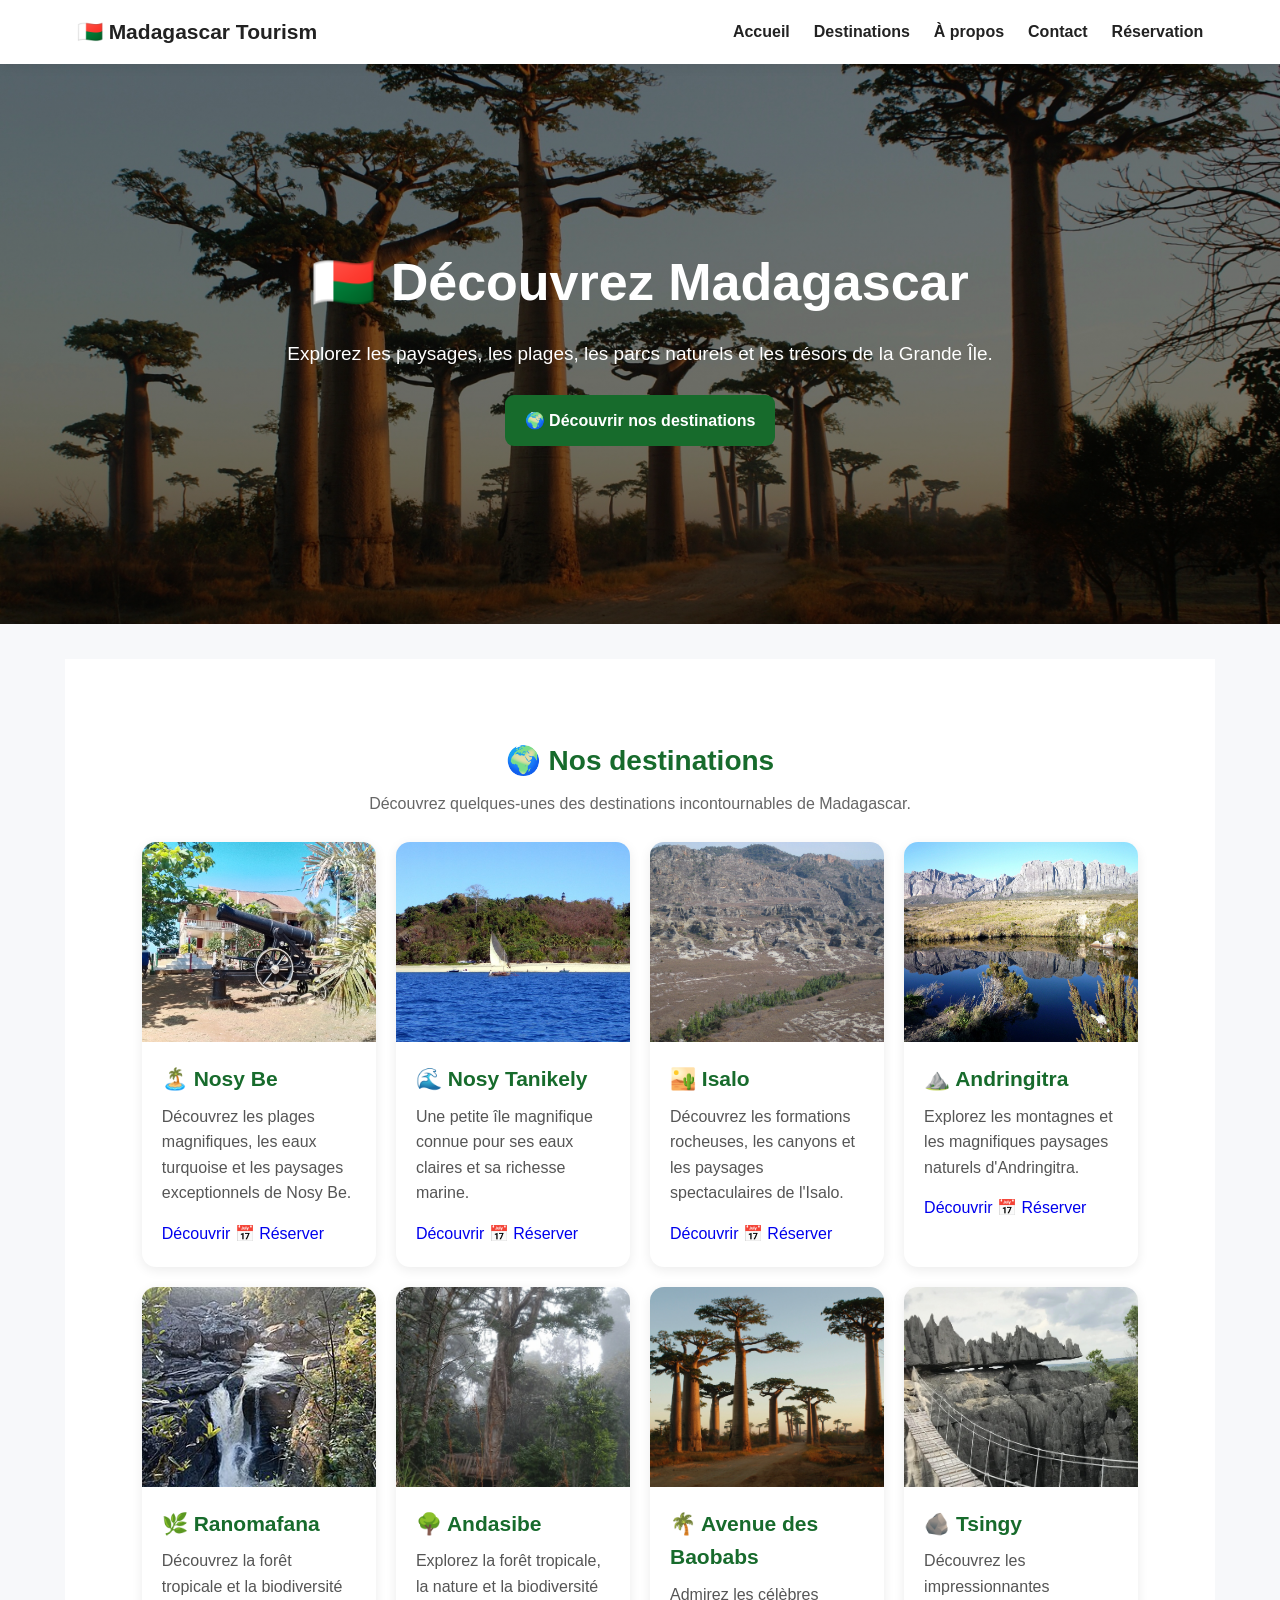
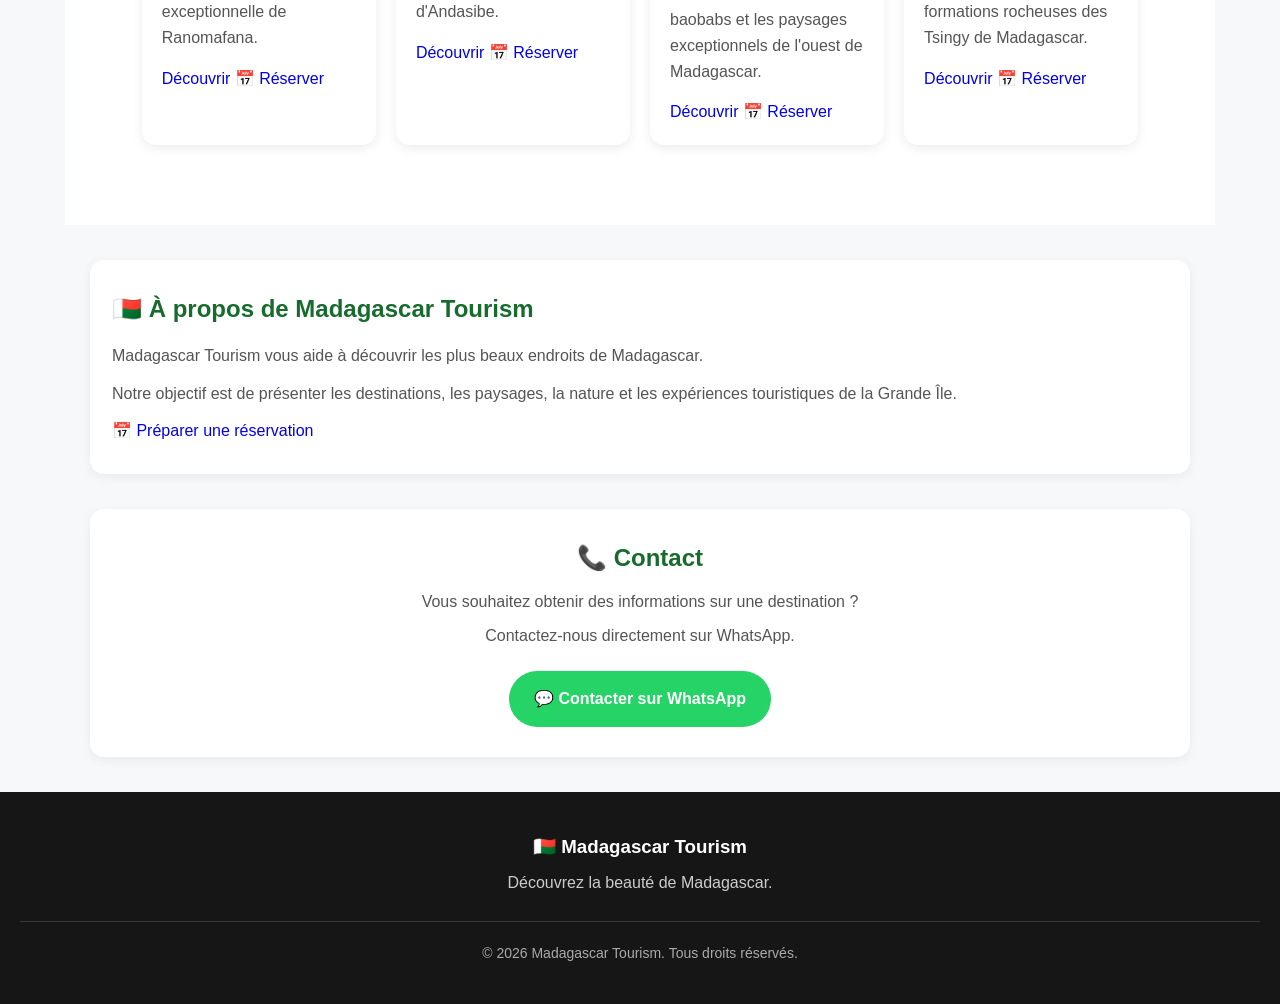
<file: index.html>
<!DOCTYPE html>
<html lang="fr">
<head>

  <meta charset="UTF-8">

  <meta
    name="viewport"
    content="width=device-width, initial-scale=1.0"
  >

  <meta
    name="description"
    content="Madagascar Tourism - Découvrez les plus belles destinations, plages, parcs naturels et paysages de Madagascar."
  >

  <meta
    name="keywords"
    content="Madagascar, tourisme, Nosy Be, Isalo, Tsingy, Baobabs, Andasibe, Ranomafana, voyage Madagascar"
  >

  <meta
    name="author"
    content="Madagascar Tourism"
  >

  <meta
    name="theme-color"
    content="#176b2c"
  >

  <title>
    Madagascar Tourism | Découvrez Madagascar
  </title>

  <link
    rel="stylesheet"
    href="style.css"
  >
  <link
  rel="icon"
  href="favicon.svg"
  type="image/svg+xml"
>

</head>

<body>


<!-- ======================================
     HEADER
====================================== -->

<header>

  <div class="logo">
    🇲🇬 Madagascar Tourism
  </div>


  <button
    class="menu-btn"
    aria-label="Ouvrir le menu"
  >
    ☰
  </button>


  <nav>

    <a href="index.html">
      Accueil
    </a>

    <a href="#destinations">
      Destinations
    </a>

    <a href="#about">
      À propos
    </a>

    <a href="#contact">
      Contact
    </a>

    <a href="reservation.html">
      Réservation
    </a>

  </nav>

</header>



<!-- ======================================
     HERO
====================================== -->

<section class="home-hero">

  <div class="hero-content">

    <h1>
      🇲🇬 Découvrez Madagascar
    </h1>

    <p>
      Explorez les paysages, les plages,
      les parcs naturels et les trésors
      de la Grande Île.
    </p>

    <a
      href="#destinations"
      class="hero-btn"
    >
      🌍 Découvrir nos destinations
    </a>

  </div>

</section>



<!-- ======================================
     DESTINATIONS
====================================== -->

<section
  id="destinations"
  class="destinations"
>

  <div class="section-title">

    <h2>
      🌍 Nos destinations
    </h2>

    <p>
      Découvrez quelques-unes des
      destinations incontournables
      de Madagascar.
    </p>

  </div>



  <div class="destination-grid">


    <!-- NOSY BE -->

    <article class="destination-card">

      <img
        src="images/Nosy_Be.jpg"
        alt="Nosy Be Madagascar"
      >

      <div class="destination-card-content">

        <h3>
          🏝️ Nosy Be
        </h3>

        <p>
          Découvrez les plages magnifiques,
          les eaux turquoise et les paysages
          exceptionnels de Nosy Be.
        </p>

        <a
          href="nosy-be.html"
          class="destination-btn"
        >
          Découvrir
        </a>

        <a
          href="reservation.html?destination=Nosy%20Be"
          class="destination-reserve"
        >
          📅 Réserver
        </a>

      </div>

    </article>



    <!-- NOSY TANIKELY -->

    <article class="destination-card">

      <img
        src="images/Nosy_Tanikely.jpg"
        alt="Nosy Tanikely Madagascar"
      >

      <div class="destination-card-content">

        <h3>
          🌊 Nosy Tanikely
        </h3>

        <p>
          Une petite île magnifique connue
          pour ses eaux claires et sa
          richesse marine.
        </p>

        <a
          href="nosy-tanikely.html"
          class="destination-btn"
        >
          Découvrir
        </a>

        <a
          href="reservation.html?destination=Nosy%20Tanikely"
          class="destination-reserve"
        >
          📅 Réserver
        </a>

      </div>

    </article>



    <!-- ISALO -->

    <article class="destination-card">

      <img
        src="images/isaloo.jpg"
        alt="Parc national de l'Isalo"
      >

      <div class="destination-card-content">

        <h3>
          🏜️ Isalo
        </h3>

        <p>
          Découvrez les formations rocheuses,
          les canyons et les paysages
          spectaculaires de l'Isalo.
        </p>

        <a
          href="isalo.html"
          class="destination-btn"
        >
          Découvrir
        </a>

        <a
          href="reservation.html?destination=Isalo"
          class="destination-reserve"
        >
          📅 Réserver
        </a>

      </div>

    </article>



    <!-- ANDRINGITRA -->

    <article class="destination-card">

      <img
        src="images/Andringitraa.jpg"
        alt="Andringitra Madagascar"
      >

      <div class="destination-card-content">

        <h3>
          ⛰️ Andringitra
        </h3>

        <p>
          Explorez les montagnes et les
          magnifiques paysages naturels
          d'Andringitra.
        </p>

        <a
          href="andringitra.html"
          class="destination-btn"
        >
          Découvrir
        </a>

        <a
          href="reservation.html?destination=Andringitra"
          class="destination-reserve"
        >
          📅 Réserver
        </a>

      </div>

    </article>



    <!-- RANOMAFANA -->

    <article class="destination-card">

      <img
        src="images/Chute_d'eau_Ranomafana.jpg"
        alt="Ranomafana Madagascar"
      >

      <div class="destination-card-content">

        <h3>
          🌿 Ranomafana
        </h3>

        <p>
          Découvrez la forêt tropicale et
          la biodiversité exceptionnelle
          de Ranomafana.
        </p>

        <a
          href="ranomafana.html"
          class="destination-btn"
        >
          Découvrir
        </a>

        <a
          href="reservation.html?destination=Ranomafana"
          class="destination-reserve"
        >
          📅 Réserver
        </a>

      </div>

    </article>



    <!-- ANDASIBE -->

    <article class="destination-card">

      <img
        src="images/andasibee.jpg"
        alt="Andasibe Madagascar"
      >

      <div class="destination-card-content">

        <h3>
          🌳 Andasibe
        </h3>

        <p>
          Explorez la forêt tropicale,
          la nature et la biodiversité
          d'Andasibe.
        </p>

        <a
          href="andasibe.html"
          class="destination-btn"
        >
          Découvrir
        </a>

        <a
          href="reservation.html?destination=Andasibe"
          class="destination-reserve"
        >
          📅 Réserver
        </a>

      </div>

    </article>



    <!-- BAOBABS -->

    <article class="destination-card">

      <img
        src="images/baobabss.jpg"
        alt="Avenue des Baobabs Madagascar"
      >

      <div class="destination-card-content">

        <h3>
          🌴 Avenue des Baobabs
        </h3>

        <p>
          Admirez les célèbres baobabs
          et les paysages exceptionnels
          de l'ouest de Madagascar.
        </p>

        <a
          href="baobabs.html"
          class="destination-btn"
        >
          Découvrir
        </a>

        <a
          href="reservation.html?destination=Avenue%20des%20Baobabs"
          class="destination-reserve"
        >
          📅 Réserver
        </a>

      </div>

    </article>



    <!-- TSINGY -->

    <article class="destination-card">

      <img
        src="images/tsingyy.jpg"
        alt="Tsingy Madagascar"
      >

      <div class="destination-card-content">

        <h3>
          🪨 Tsingy
        </h3>

        <p>
          Découvrez les impressionnantes
          formations rocheuses des Tsingy
          de Madagascar.
        </p>

        <a
          href="tsingy.html"
          class="destination-btn"
        >
          Découvrir
        </a>

        <a
          href="reservation.html?destination=Tsingy"
          class="destination-reserve"
        >
          📅 Réserver
        </a>

      </div>

    </article>


  </div>

</section>



<!-- ======================================
     À PROPOS
====================================== -->

<section
  id="about"
  class="about"
>

  <div class="about-content">

    <h2>
      🇲🇬 À propos de Madagascar Tourism
    </h2>

    <p>
      Madagascar Tourism vous aide à
      découvrir les plus beaux endroits
      de Madagascar.
    </p>

    <p>
      Notre objectif est de présenter
      les destinations, les paysages,
      la nature et les expériences
      touristiques de la Grande Île.
    </p>

    <a
      href="reservation.html"
      class="destination-reserve"
    >
      📅 Préparer une réservation
    </a>

  </div>

</section>



<!-- ======================================
     CONTACT
====================================== -->

<section
  id="contact"
  class="contact"
>

  <div class="contact-content">

    <h2>
      📞 Contact
    </h2>

    <p>
      Vous souhaitez obtenir des
      informations sur une destination ?
    </p>

    <p>
      Contactez-nous directement
      sur WhatsApp.
    </p>
     <a
  href="https://wa.me/261384147899?text=Bonjour%20Madagascar%20Tourism%2C%20je%20souhaite%20avoir%20des%20informations%20sur%20vos%20destinations."
  class="whatsapp-btn"
  target="_blank"
>
  💬 Contacter sur WhatsApp
</a>

  </div>

</section>



<!-- ======================================
     FOOTER
====================================== -->

<footer>

  <div class="footer-content">

    <h3>
      🇲🇬 Madagascar Tourism
    </h3>

    <p>
      Découvrez la beauté de Madagascar.
    </p>

  </div>


  <div class="footer-bottom">

    <p>
      © 2026 Madagascar Tourism.
      Tous droits réservés.
    </p>

  </div>

</footer>



<!-- ======================================
     SCRIPT
====================================== -->

<script src="script.js"></script>


</body>

</html>
</file>
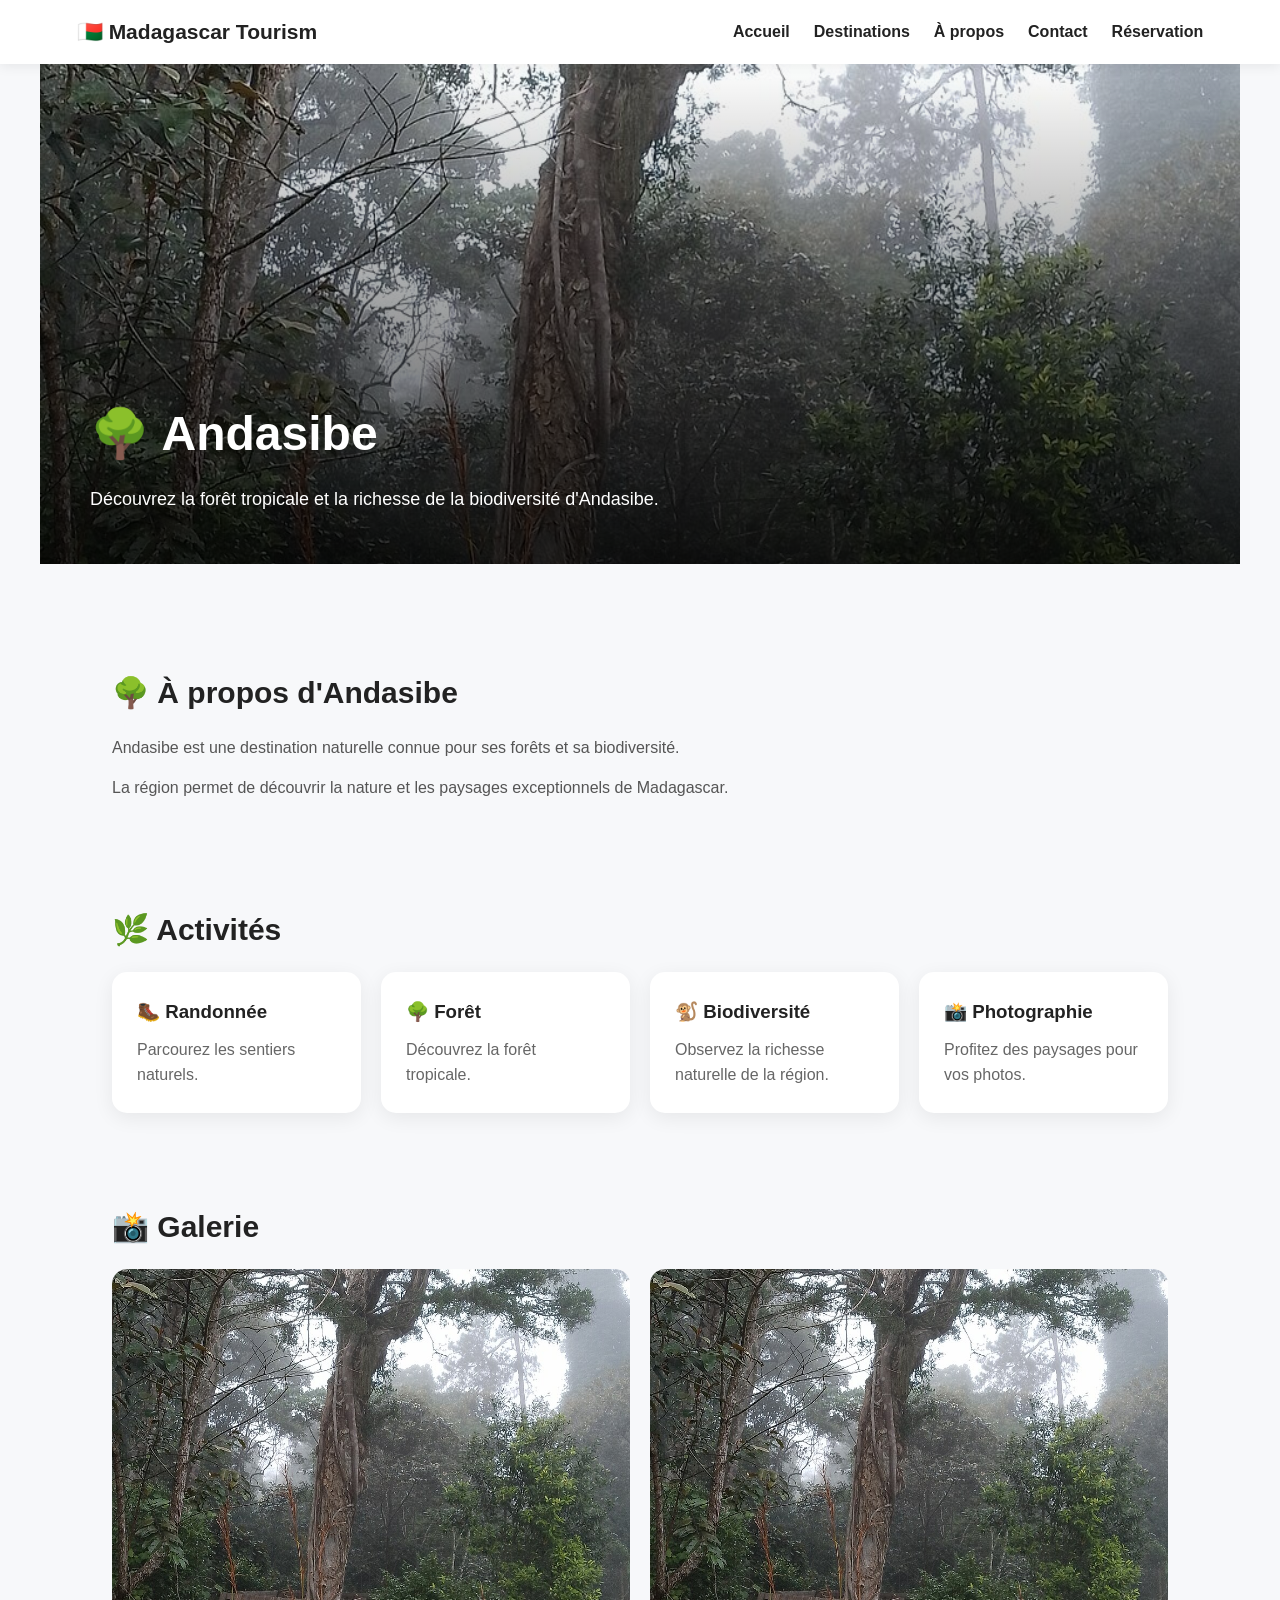
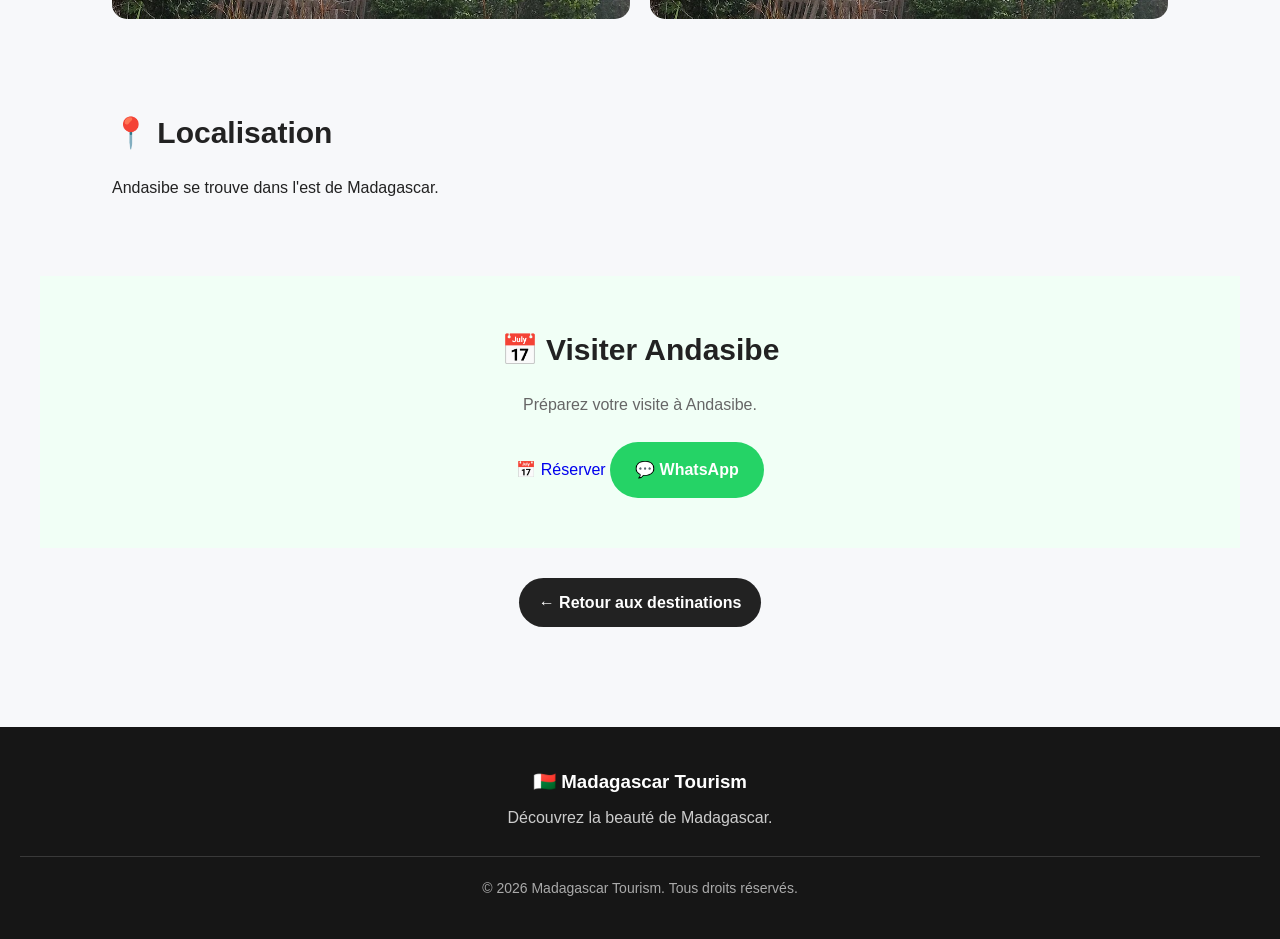
<file: andasibe.html>
<!DOCTYPE html>
<html lang="fr">
<head>

<meta charset="UTF-8">
<meta name="viewport" content="width=device-width, initial-scale=1.0">

<meta name="description" content="Découvrez Andasibe et sa forêt tropicale à Madagascar.">
<meta name="keywords" content="Andasibe, Madagascar, forêt, nature, tourisme">

<title>Andasibe | Madagascar Tourism</title>

<link rel="icon" href="favicon.svg" type="image/svg+xml">
<link rel="stylesheet" href="style.css">

</head>

<body>

<header>

<div class="logo">🇲🇬 Madagascar Tourism</div>

<button class="menu-btn" aria-label="Ouvrir le menu">☰</button>

<nav>
<a href="index.html">Accueil</a>
<a href="index.html#destinations">Destinations</a>
<a href="index.html#about">À propos</a>
<a href="index.html#contact">Contact</a>
<a href="reservation.html">Réservation</a>
</nav>

</header>

<main class="destination-page">

<section class="destination-hero">

<img src="images/andasibee.jpg" alt="Andasibe Madagascar">

<div class="destination-hero-text">

<h1>🌳 Andasibe</h1>

<p>
Découvrez la forêt tropicale et la richesse
de la biodiversité d'Andasibe.
</p>

</div>

</section>

<section class="destination-info">

<h2>🌳 À propos d'Andasibe</h2>

<p>
Andasibe est une destination naturelle
connue pour ses forêts et sa biodiversité.
</p>

<p>
La région permet de découvrir la nature
et les paysages exceptionnels de Madagascar.
</p>

</section>

<section class="activities">

<h2>🌿 Activités</h2>

<div class="activity-grid">

<div class="activity-card">
<h3>🥾 Randonnée</h3>
<p>Parcourez les sentiers naturels.</p>
</div>

<div class="activity-card">
<h3>🌳 Forêt</h3>
<p>Découvrez la forêt tropicale.</p>
</div>

<div class="activity-card">
<h3>🐒 Biodiversité</h3>
<p>Observez la richesse naturelle de la région.</p>
</div>

<div class="activity-card">
<h3>📸 Photographie</h3>
<p>Profitez des paysages pour vos photos.</p>
</div>

</div>

</section>

<section class="gallery">

<h2>📸 Galerie</h2>

<div class="gallery-grid">

<img src="images/andasibee.jpg" alt="Andasibe">

<img src="images/andasibee.jpg" alt="Forêt d'Andasibe">

</div>

</section>

<section class="location">

<h2>📍 Localisation</h2>

<p>
Andasibe se trouve dans l'est de Madagascar.
</p>

</section>

<section class="destination-contact">

<h2>📅 Visiter Andasibe</h2>

<p>Préparez votre visite à Andasibe.</p>

<a
href="reservation.html?destination=Andasibe"
class="destination-reserve">
📅 Réserver
</a>

<a
href="https://wa.me/261384147899?text=Bonjour%20Madagascar%20Tourism%2C%20je%20souhaite%20avoir%20des%20informations%20sur%20Andasibe."
class="whatsapp-btn"
target="_blank">
💬 WhatsApp
</a>

</section>

<div class="back-button">
<a href="index.html#destinations">← Retour aux destinations</a>
</div>

</main>

<footer>

<div class="footer-content">
<h3>🇲🇬 Madagascar Tourism</h3>
<p>Découvrez la beauté de Madagascar.</p>
</div>

<div class="footer-bottom">
<p>© 2026 Madagascar Tourism. Tous droits réservés.</p>
</div>

</footer>

<script src="script.js"></script>

</body>
</html>
</file>
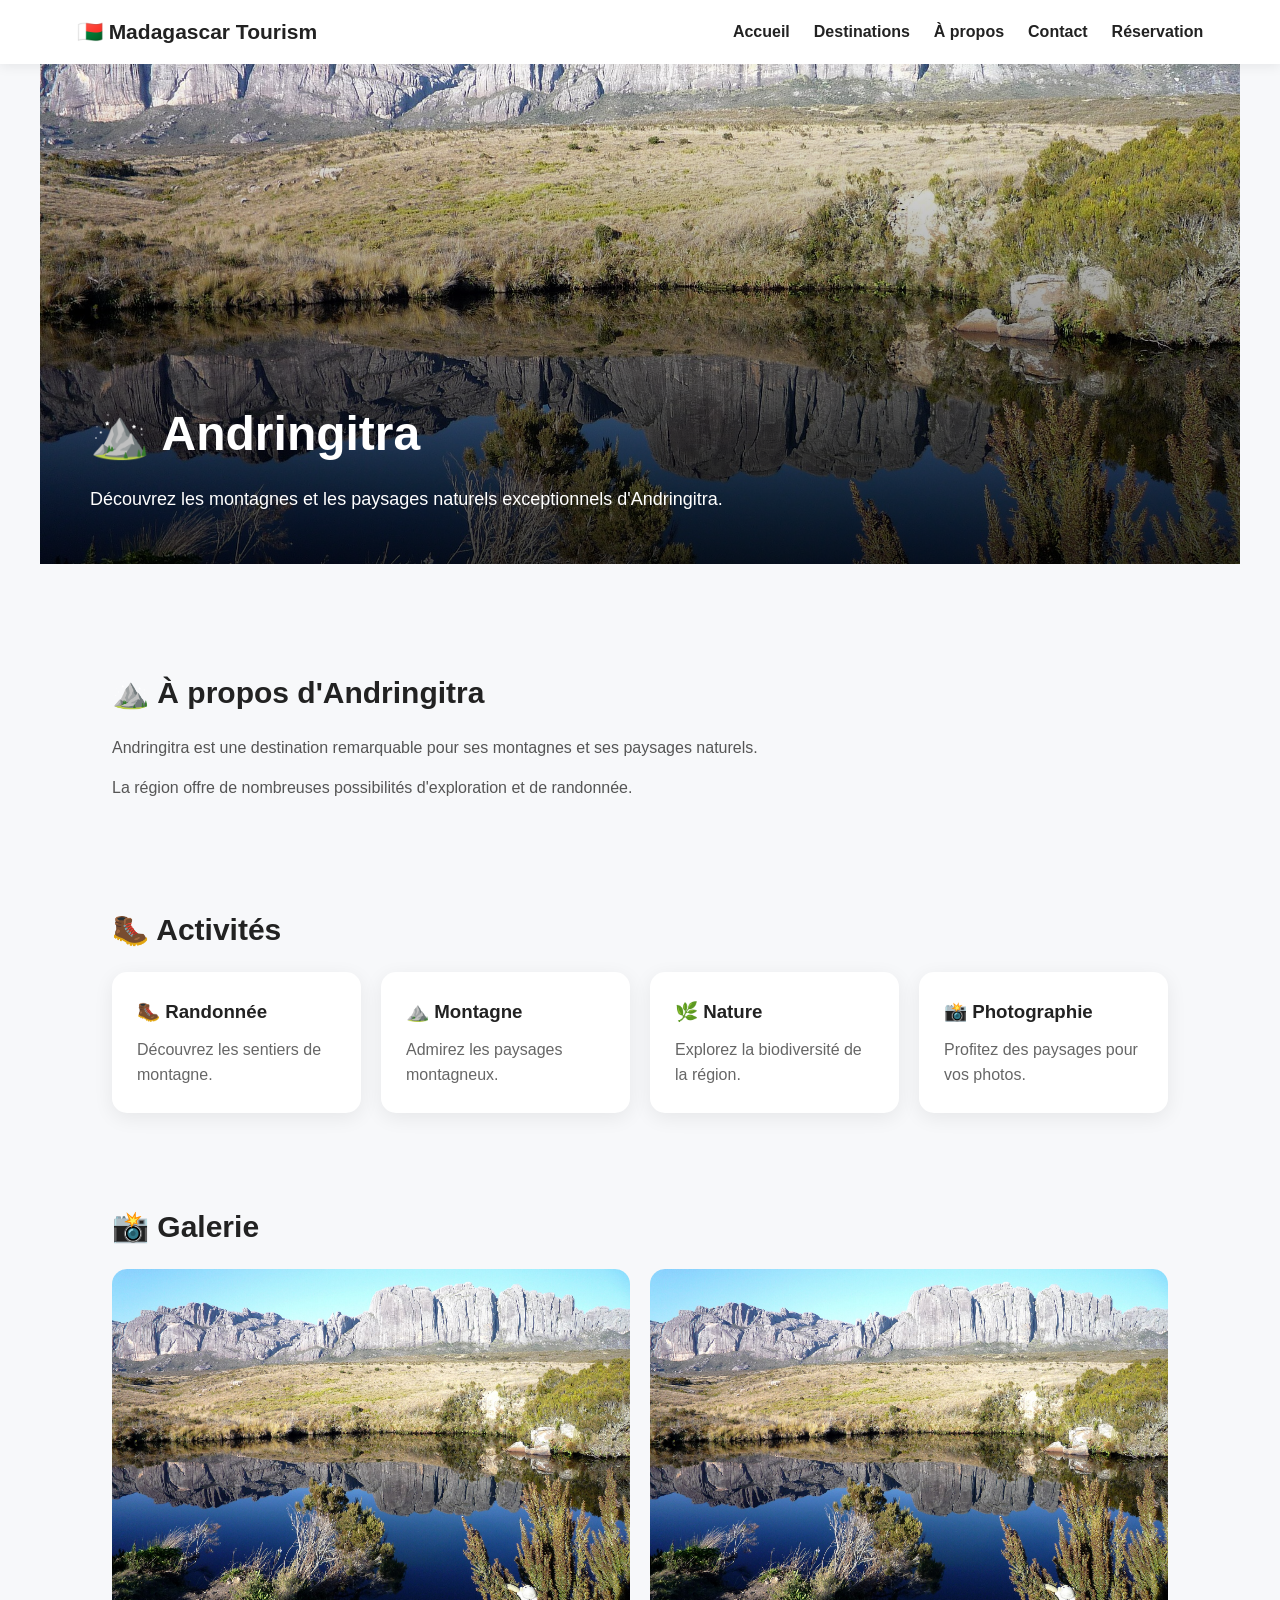
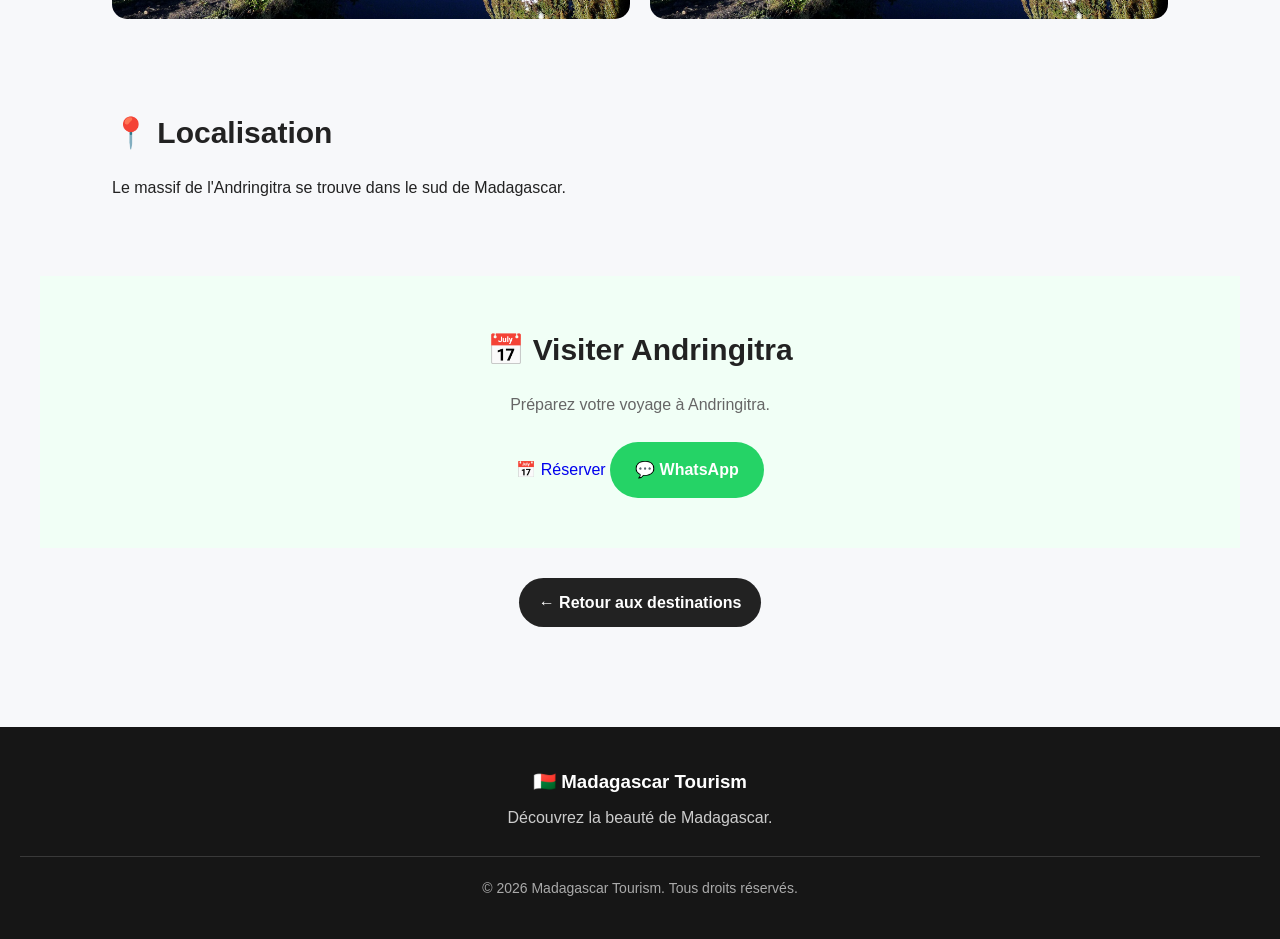
<file: andringitra.html>
<!DOCTYPE html>
<html lang="fr">
<head>
<meta charset="UTF-8">
<meta name="viewport" content="width=device-width, initial-scale=1.0">

<meta name="description" content="Découvrez Andringitra et ses paysages montagneux à Madagascar.">
<meta name="keywords" content="Andringitra, Madagascar, montagne, randonnée, tourisme">
<meta name="author" content="Madagascar Tourism">

<title>Andringitra | Madagascar Tourism</title>

<link rel="icon" href="favicon.svg" type="image/svg+xml">
<link rel="stylesheet" href="style.css">
</head>

<body>

<header>

<div class="logo">🇲🇬 Madagascar Tourism</div>

<button class="menu-btn" aria-label="Ouvrir le menu">☰</button>

<nav>
<a href="index.html">Accueil</a>
<a href="index.html#destinations">Destinations</a>
<a href="index.html#about">À propos</a>
<a href="index.html#contact">Contact</a>
<a href="reservation.html">Réservation</a>
</nav>

</header>

<main class="destination-page">

<section class="destination-hero">

<img src="images/Andringitraa.jpg" alt="Andringitra Madagascar">

<div class="destination-hero-text">

<h1>⛰️ Andringitra</h1>

<p>
Découvrez les montagnes et les paysages
naturels exceptionnels d'Andringitra.
</p>

</div>
</section>

<section class="destination-info">

<h2>⛰️ À propos d'Andringitra</h2>

<p>
Andringitra est une destination remarquable
pour ses montagnes et ses paysages naturels.
</p>

<p>
La région offre de nombreuses possibilités
d'exploration et de randonnée.
</p>

</section>

<section class="activities">

<h2>🥾 Activités</h2>

<div class="activity-grid">

<div class="activity-card">
<h3>🥾 Randonnée</h3>
<p>Découvrez les sentiers de montagne.</p>
</div>

<div class="activity-card">
<h3>⛰️ Montagne</h3>
<p>Admirez les paysages montagneux.</p>
</div>

<div class="activity-card">
<h3>🌿 Nature</h3>
<p>Explorez la biodiversité de la région.</p>
</div>

<div class="activity-card">
<h3>📸 Photographie</h3>
<p>Profitez des paysages pour vos photos.</p>
</div>

</div>
</section>

<section class="gallery">

<h2>📸 Galerie</h2>

<div class="gallery-grid">

<img src="images/Andringitraa.jpg" alt="Andringitra">

<img src="images/Andringitraa.jpg" alt="Paysage d'Andringitra">

</div>

</section>

<section class="location">

<h2>📍 Localisation</h2>

<p>
Le massif de l'Andringitra se trouve dans
le sud de Madagascar.
</p>

</section>

<section class="destination-contact">

<h2>📅 Visiter Andringitra</h2>

<p>Préparez votre voyage à Andringitra.</p>

<a
href="reservation.html?destination=Andringitra"
class="destination-reserve">
📅 Réserver
</a>

<a
href="https://wa.me/261384147899?text=Bonjour%20Madagascar%20Tourism%2C%20je%20souhaite%20avoir%20des%20informations%20sur%20Andringitra."
class="whatsapp-btn"
target="_blank">
💬 WhatsApp
</a>

</section>

<div class="back-button">
<a href="index.html#destinations">← Retour aux destinations</a>
</div>

</main>

<footer>

<div class="footer-content">
<h3>🇲🇬 Madagascar Tourism</h3>
<p>Découvrez la beauté de Madagascar.</p>
</div>

<div class="footer-bottom">
<p>© 2026 Madagascar Tourism. Tous droits réservés.</p>
</div>

</footer>

<script src="script.js"></script>

</body>
</html>
</file>
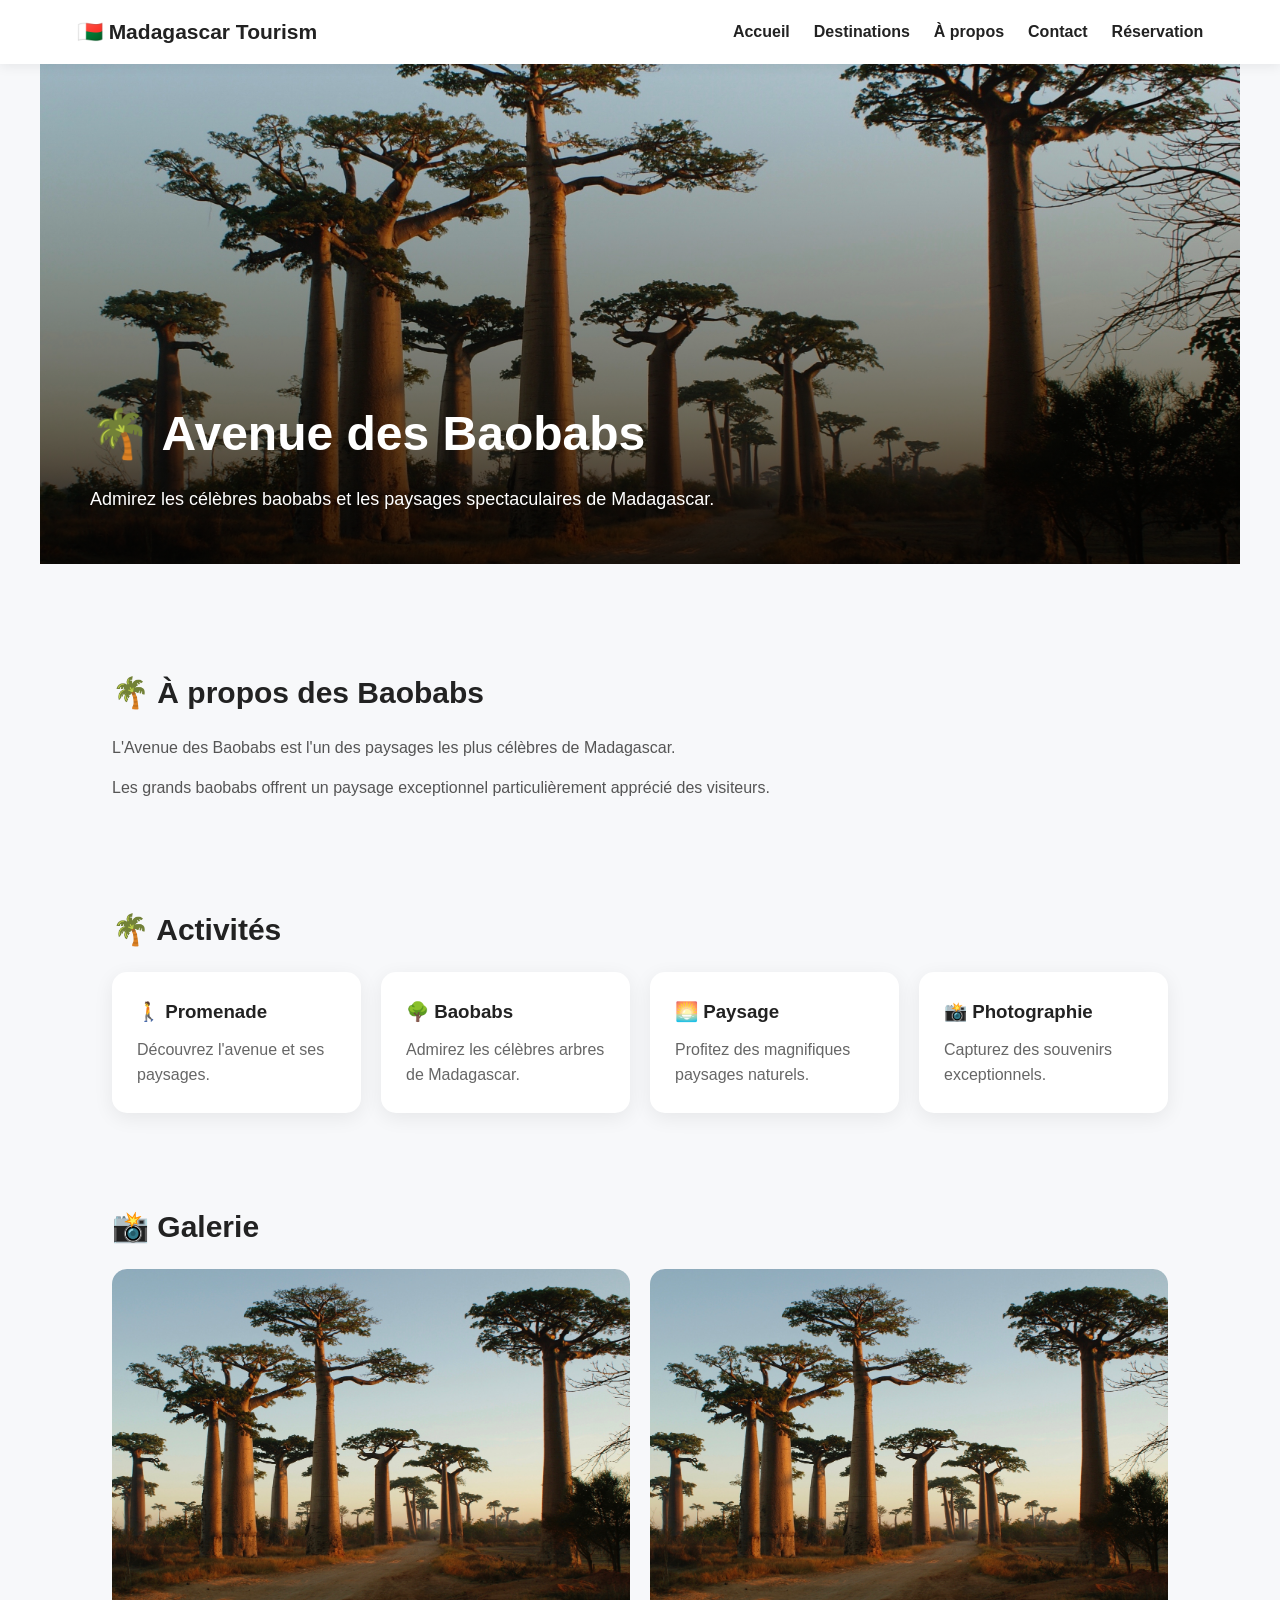
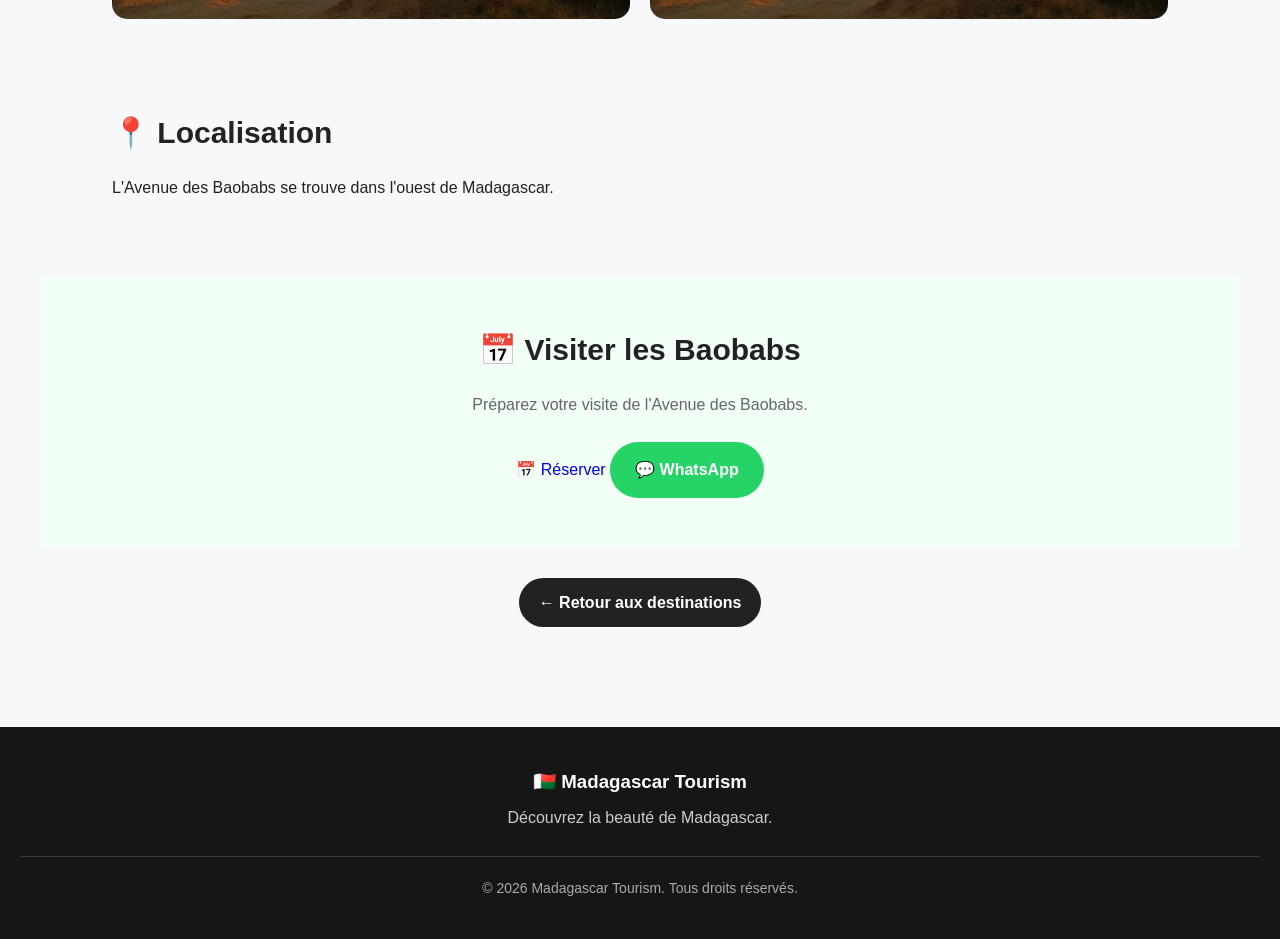
<file: baobabs.html>
<!DOCTYPE html>
<html lang="fr">
<head>

<meta charset="UTF-8">
<meta name="viewport" content="width=device-width, initial-scale=1.0">

<meta name="description" content="Découvrez l'Avenue des Baobabs à Madagascar.">
<meta name="keywords" content="Baobabs, Madagascar, Avenue des Baobabs, tourisme">

<title>Avenue des Baobabs | Madagascar Tourism</title>

<link rel="icon" href="favicon.svg" type="image/svg+xml">
<link rel="stylesheet" href="style.css">

</head>

<body>

<header>

<div class="logo">🇲🇬 Madagascar Tourism</div>

<button class="menu-btn" aria-label="Ouvrir le menu">☰</button>

<nav>
<a href="index.html">Accueil</a>
<a href="index.html#destinations">Destinations</a>
<a href="index.html#about">À propos</a>
<a href="index.html#contact">Contact</a>
<a href="reservation.html">Réservation</a>
</nav>

</header>

<main class="destination-page">

<section class="destination-hero">

<img src="images/baobabss.jpg" alt="Avenue des Baobabs Madagascar">

<div class="destination-hero-text">

<h1>🌴 Avenue des Baobabs</h1>

<p>
Admirez les célèbres baobabs et les
paysages spectaculaires de Madagascar.
</p>

</div>

</section>

<section class="destination-info">

<h2>🌴 À propos des Baobabs</h2>

<p>
L'Avenue des Baobabs est l'un des paysages
les plus célèbres de Madagascar.
</p>

<p>
Les grands baobabs offrent un paysage
exceptionnel particulièrement apprécié
des visiteurs.
</p>

</section>

<section class="activities">

<h2>🌴 Activités</h2>

<div class="activity-grid">

<div class="activity-card">
<h3>🚶 Promenade</h3>
<p>Découvrez l'avenue et ses paysages.</p>
</div>

<div class="activity-card">
<h3>🌳 Baobabs</h3>
<p>Admirez les célèbres arbres de Madagascar.</p>
</div>

<div class="activity-card">
<h3>🌅 Paysage</h3>
<p>Profitez des magnifiques paysages naturels.</p>
</div>

<div class="activity-card">
<h3>📸 Photographie</h3>
<p>Capturez des souvenirs exceptionnels.</p>
</div>

</div>

</section>

<section class="gallery">

<h2>📸 Galerie</h2>

<div class="gallery-grid">

<img src="images/baobabss.jpg" alt="Avenue des Baobabs">

<img src="images/baobabss.jpg" alt="Baobabs Madagascar">

</div>

</section>

<section class="location">

<h2>📍 Localisation</h2>

<p>
L'Avenue des Baobabs se trouve dans
l'ouest de Madagascar.
</p>

</section>

<section class="destination-contact">

<h2>📅 Visiter les Baobabs</h2>

<p>Préparez votre visite de l'Avenue des Baobabs.</p>

<a
href="reservation.html?destination=Avenue%20des%20Baobabs"
class="destination-reserve">
📅 Réserver
</a>

<a
href="https://wa.me/261384147899?text=Bonjour%20Madagascar%20Tourism%2C%20je%20souhaite%20avoir%20des%20informations%20sur%20l%27Avenue%20des%20Baobabs."
class="whatsapp-btn"
target="_blank">
💬 WhatsApp
</a>

</section>

<div class="back-button">
<a href="index.html#destinations">← Retour aux destinations</a>
</div>

</main>

<footer>

<div class="footer-content">
<h3>🇲🇬 Madagascar Tourism</h3>
<p>Découvrez la beauté de Madagascar.</p>
</div>

<div class="footer-bottom">
<p>© 2026 Madagascar Tourism. Tous droits réservés.</p>
</div>

</footer>

<script src="script.js"></script>

</body>
</html>
</file>
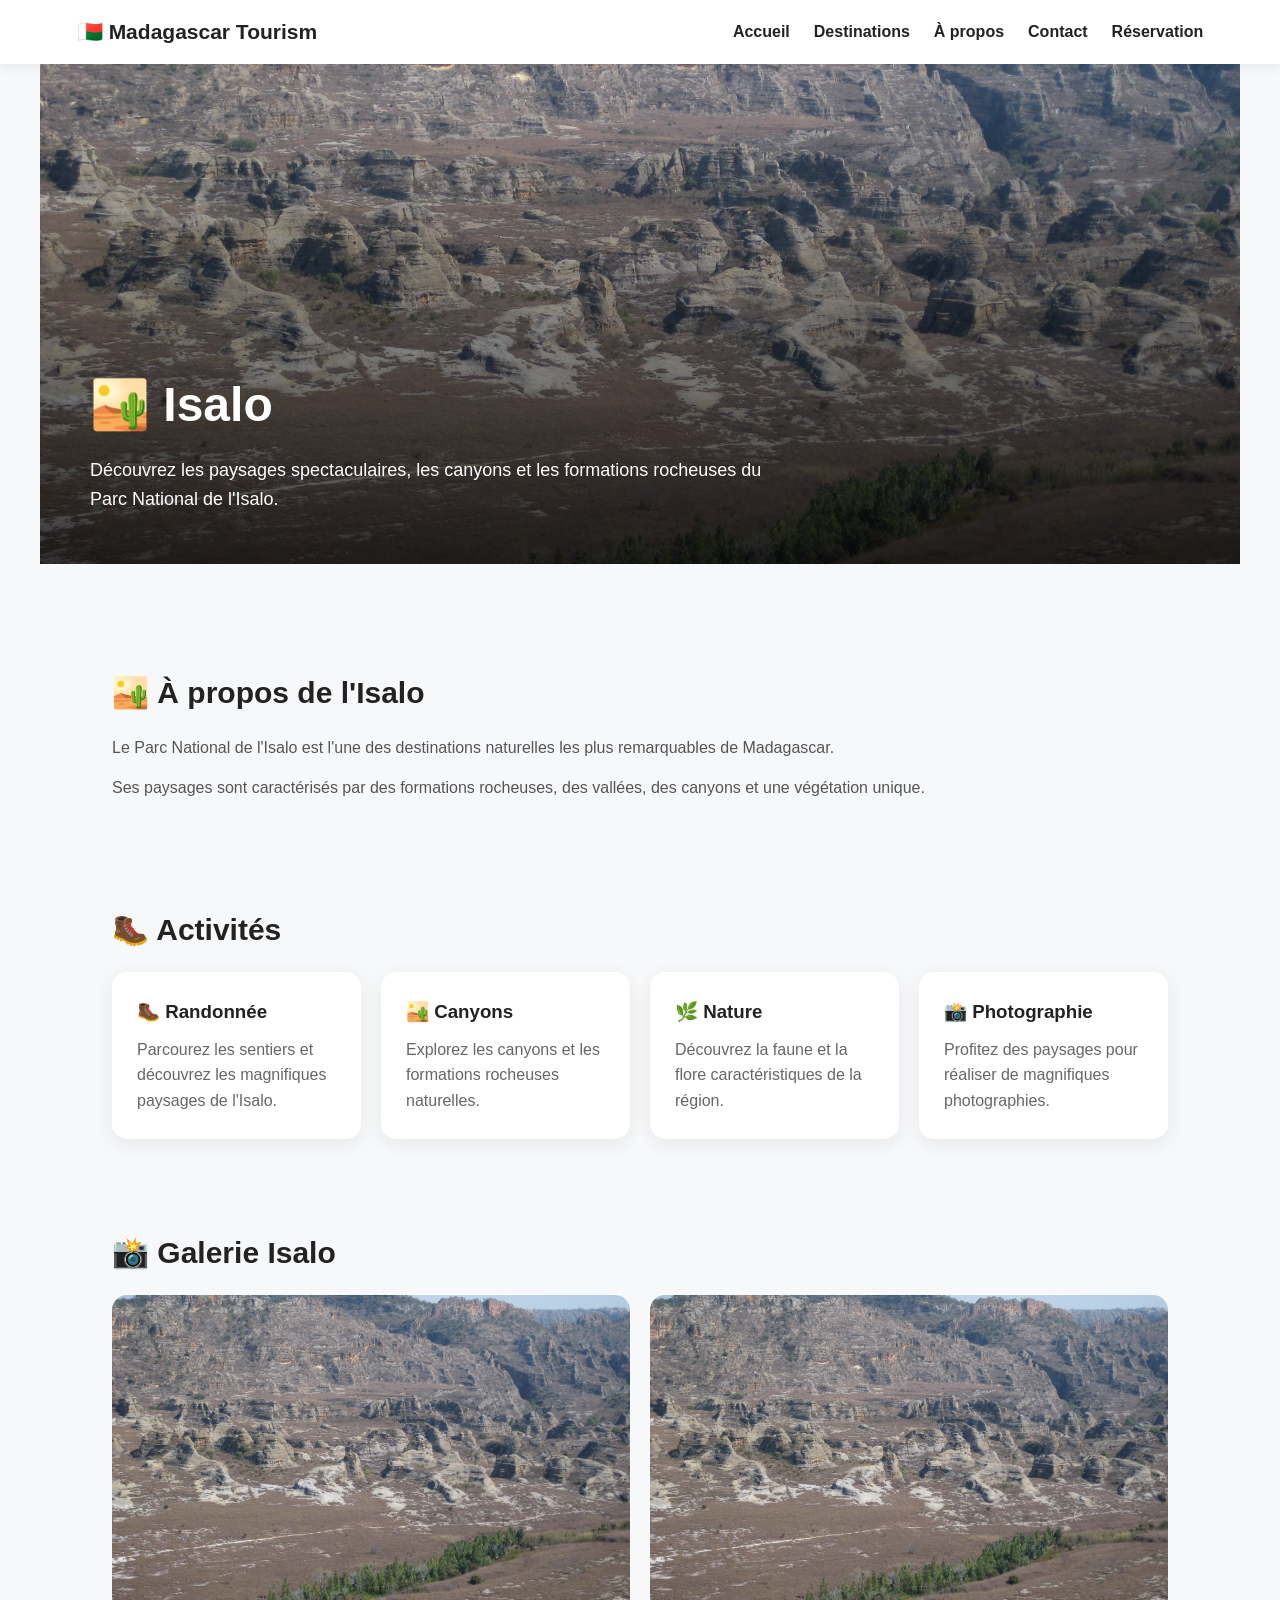
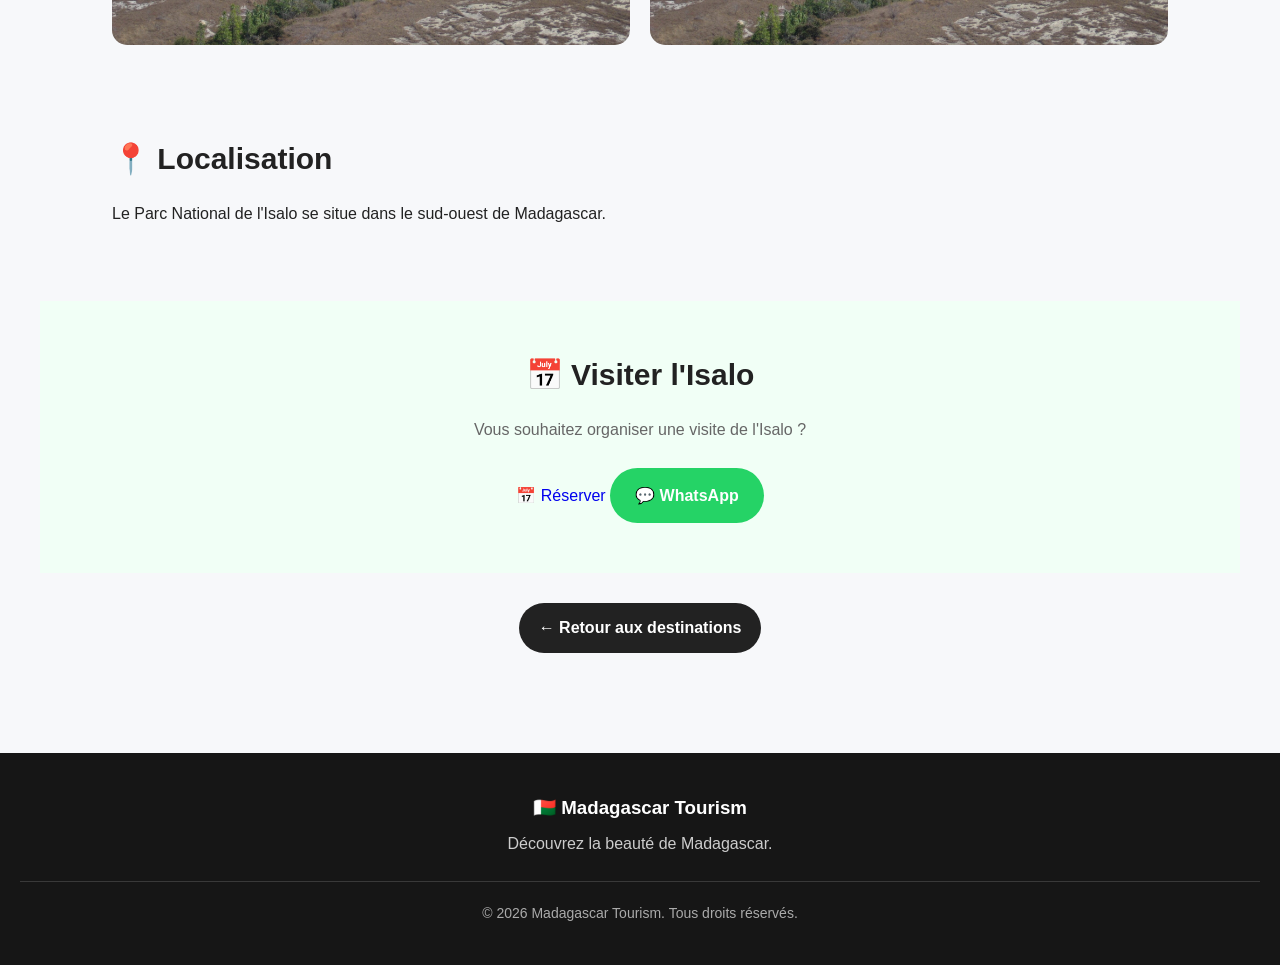
<file: isalo.html>
<!DOCTYPE html>
<html lang="fr">

<head>

  <meta charset="UTF-8">

  <meta
    name="viewport"
    content="width=device-width, initial-scale=1.0"
  >

  <meta
    name="description"
    content="Découvrez le Parc National de l'Isalo à Madagascar : paysages, canyons, randonnée et nature exceptionnelle."
  >

  <meta
    name="keywords"
    content="Isalo, Madagascar, Parc National Isalo, tourisme Madagascar, randonnée"
  >

  <meta
    name="author"
    content="Madagascar Tourism"
  >

  <meta
    name="theme-color"
    content="#176b2c"
  >

  <title>
    Isalo | Madagascar Tourism
  </title>


  <!-- FAVICON -->

  <link
    rel="icon"
    href="favicon.svg"
    type="image/svg+xml"
  >


  <!-- CSS -->

  <link
    rel="stylesheet"
    href="style.css"
  >

</head>


<body>


<!-- ======================================
     HEADER
====================================== -->

<header>

  <div class="logo">
    🇲🇬 Madagascar Tourism
  </div>


  <button
    class="menu-btn"
    aria-label="Ouvrir le menu"
  >
    ☰
  </button>


  <nav>

    <a href="index.html">
      Accueil
    </a>

    <a href="index.html#destinations">
      Destinations
    </a>

    <a href="index.html#about">
      À propos
    </a>

    <a href="index.html#contact">
      Contact
    </a>

    <a href="reservation.html">
      Réservation
    </a>

  </nav>

</header>



<!-- ======================================
     CONTENU
====================================== -->

<main class="destination-page">


  <!-- HERO -->

  <section class="destination-hero">

    <img
      src="images/isaloo.jpg"
      alt="Parc National de l'Isalo à Madagascar"
    >


    <div class="destination-hero-text">

      <h1>
        🏜️ Isalo
      </h1>

      <p>
        Découvrez les paysages spectaculaires,
        les canyons et les formations rocheuses
        du Parc National de l'Isalo.
      </p>

    </div>

  </section>



  <!-- DESCRIPTION -->

  <section class="destination-info">

    <h2>
      🏜️ À propos de l'Isalo
    </h2>

    <p>
      Le Parc National de l'Isalo est l'une
      des destinations naturelles les plus
      remarquables de Madagascar.
    </p>

    <p>
      Ses paysages sont caractérisés par
      des formations rocheuses, des vallées,
      des canyons et une végétation unique.
    </p>

  </section>



  <!-- ACTIVITÉS -->

  <section class="activities">

    <h2>
      🥾 Activités
    </h2>


    <div class="activity-grid">


      <div class="activity-card">

        <h3>
          🥾 Randonnée
        </h3>

        <p>
          Parcourez les sentiers et découvrez
          les magnifiques paysages de l'Isalo.
        </p>

      </div>


      <div class="activity-card">

        <h3>
          🏜️ Canyons
        </h3>

        <p>
          Explorez les canyons et les
          formations rocheuses naturelles.
        </p>

      </div>


      <div class="activity-card">

        <h3>
          🌿 Nature
        </h3>

        <p>
          Découvrez la faune et la flore
          caractéristiques de la région.
        </p>

      </div>


      <div class="activity-card">

        <h3>
          📸 Photographie
        </h3>

        <p>
          Profitez des paysages pour réaliser
          de magnifiques photographies.
        </p>

      </div>


    </div>

  </section>



  <!-- GALERIE -->

  <section class="gallery">

    <h2>
      📸 Galerie Isalo
    </h2>


    <div class="gallery-grid">

      <img
        src="images/isaloo.jpg"
        alt="Paysage de l'Isalo"
      >

      <img
        src="images/isaloo.jpg"
        alt="Montagnes de l'Isalo"
      >

    </div>

  </section>



  <!-- LOCALISATION -->

  <section class="location">

    <h2>
      📍 Localisation
    </h2>

    <p>
      Le Parc National de l'Isalo se situe
      dans le sud-ouest de Madagascar.
    </p>

  </section>



  <!-- RÉSERVATION -->

  <section class="destination-contact">

    <h2>
      📅 Visiter l'Isalo
    </h2>

    <p>
      Vous souhaitez organiser une visite
      de l'Isalo ?
    </p>


    <a
      href="reservation.html?destination=Isalo"
      class="destination-reserve"
    >
      📅 Réserver
    </a>


    <a
      href="https://wa.me/261384147899?text=Bonjour%20Madagascar%20Tourism%2C%20je%20souhaite%20avoir%20des%20informations%20sur%20l%27Isalo."
      class="whatsapp-btn"
      target="_blank"
    >
      💬 WhatsApp
    </a>

  </section>



  <!-- RETOUR -->

  <div class="back-button">

    <a href="index.html#destinations">
      ← Retour aux destinations
    </a>

  </div>


</main>



<!-- ======================================
     FOOTER
====================================== -->

<footer>

  <div class="footer-content">

    <h3>
      🇲🇬 Madagascar Tourism
    </h3>

    <p>
      Découvrez la beauté de Madagascar.
    </p>

  </div>


  <div class="footer-bottom">

    <p>
      © 2026 Madagascar Tourism.
      Tous droits réservés.
    </p>

  </div>

</footer>



<!-- SCRIPT -->

<script src="script.js"></script>


</body>

</html>
</file>
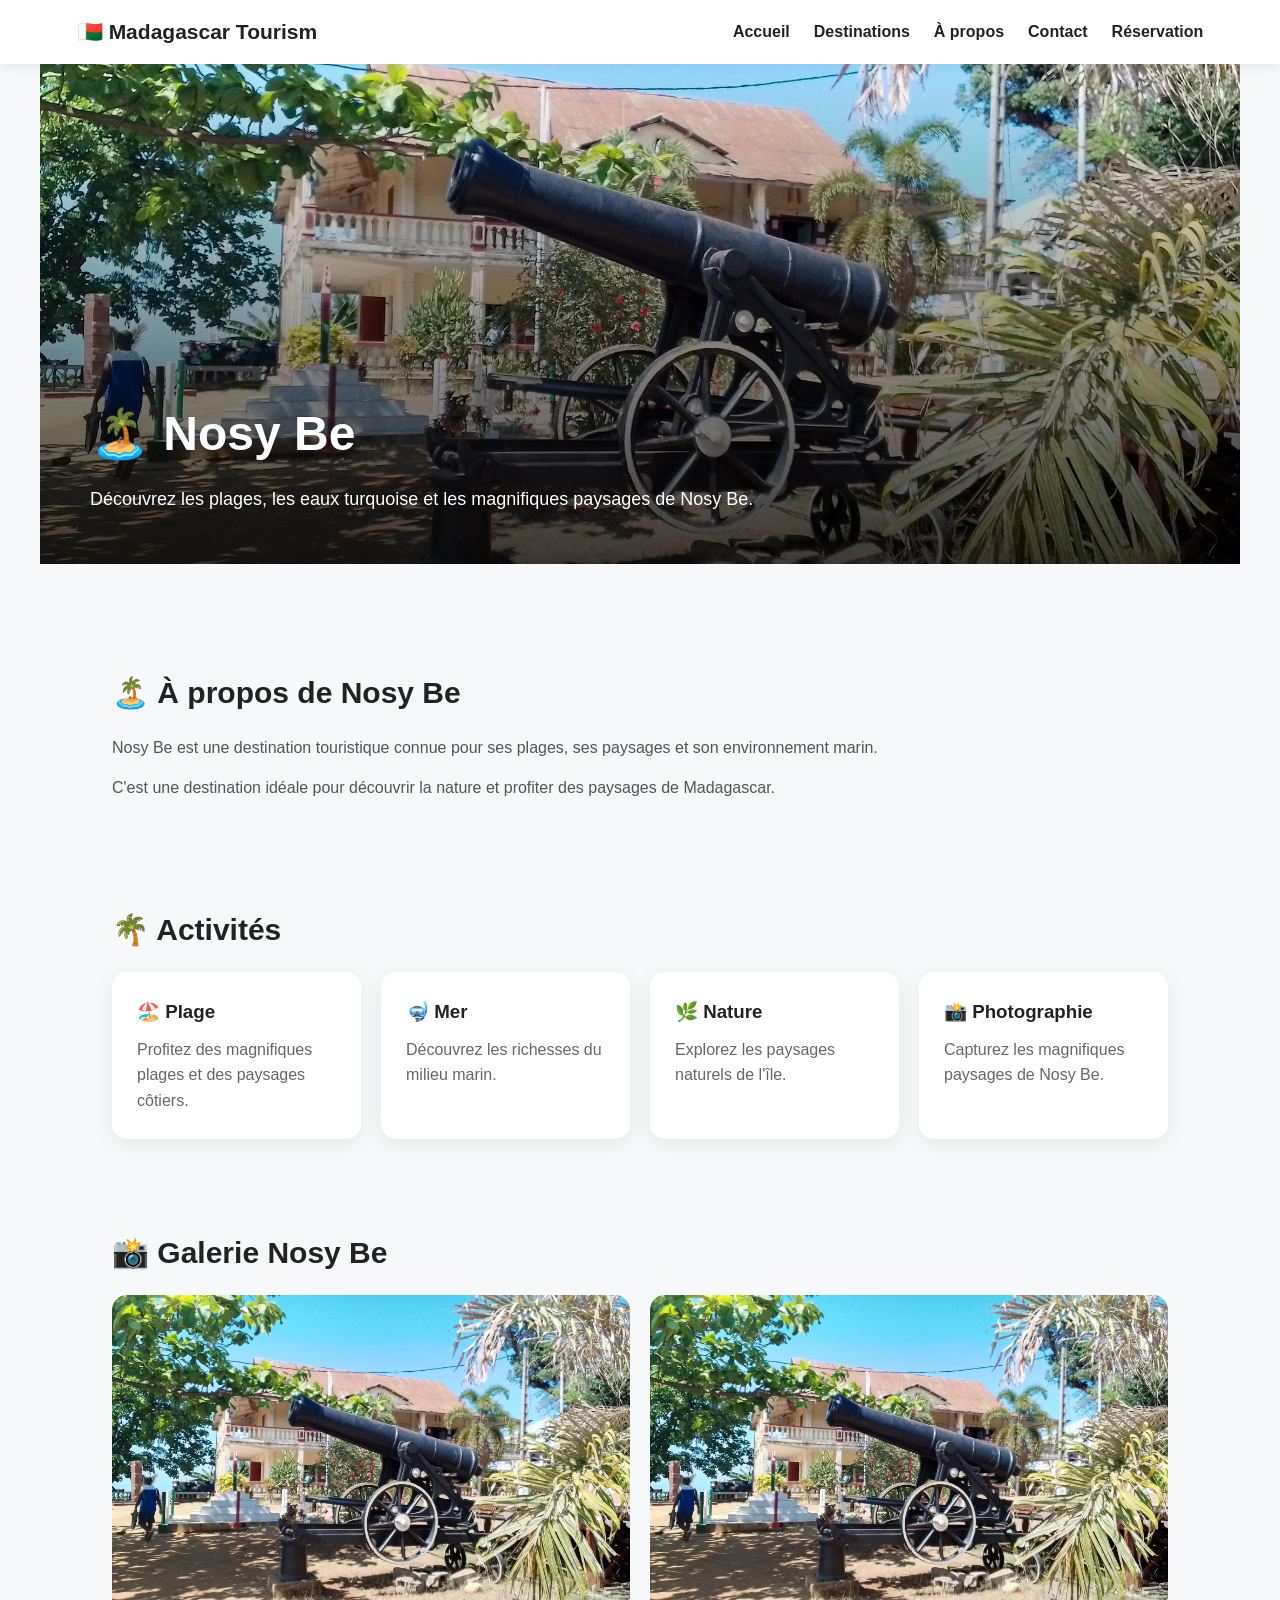
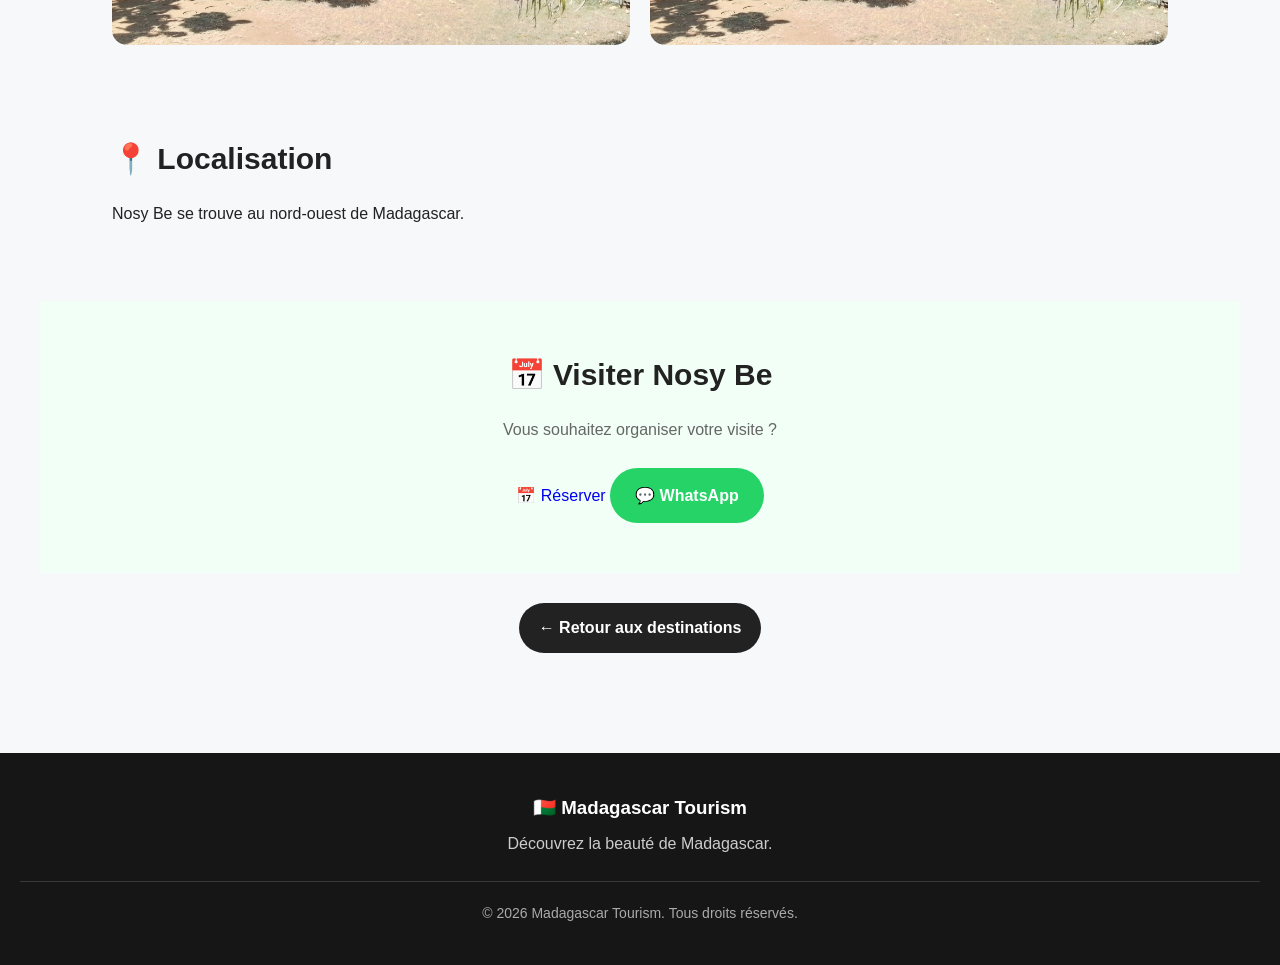
<file: Nosy-Be.html>
<!DOCTYPE html>
<html lang="fr">
<head>
<meta charset="UTF-8">
<meta name="viewport" content="width=device-width, initial-scale=1.0">

<meta name="description" content="Découvrez Nosy Be, destination touristique exceptionnelle de Madagascar.">
<meta name="keywords" content="Nosy Be, Madagascar, tourisme, plage, voyage">
<meta name="author" content="Madagascar Tourism">
<meta name="theme-color" content="#176b2c">

<title>Nosy Be | Madagascar Tourism</title>

<link rel="icon" href="favicon.svg" type="image/svg+xml">
<link rel="stylesheet" href="style.css">
</head>

<body>

<header>
  <div class="logo">🇲🇬 Madagascar Tourism</div>

  <button class="menu-btn" aria-label="Ouvrir le menu">☰</button>

  <nav>
    <a href="index.html">Accueil</a>
    <a href="index.html#destinations">Destinations</a>
    <a href="index.html#about">À propos</a>
    <a href="index.html#contact">Contact</a>
    <a href="reservation.html">Réservation</a>
  </nav>
</header>

<main class="destination-page">

<section class="destination-hero">

<img src="images/Nosy_Be.jpg" alt="Nosy Be Madagascar">

<div class="destination-hero-text">
<h1>🏝️ Nosy Be</h1>

<p>
Découvrez les plages, les eaux turquoise
et les magnifiques paysages de Nosy Be.
</p>
</div>

</section>

<section class="destination-info">

<h2>🏝️ À propos de Nosy Be</h2>

<p>
Nosy Be est une destination touristique
connue pour ses plages, ses paysages
et son environnement marin.
</p>

<p>
C'est une destination idéale pour découvrir
la nature et profiter des paysages de Madagascar.
</p>

</section>

<section class="activities">

<h2>🌴 Activités</h2>

<div class="activity-grid">

<div class="activity-card">
<h3>🏖️ Plage</h3>
<p>Profitez des magnifiques plages et des paysages côtiers.</p>
</div>

<div class="activity-card">
<h3>🤿 Mer</h3>
<p>Découvrez les richesses du milieu marin.</p>
</div>

<div class="activity-card">
<h3>🌿 Nature</h3>
<p>Explorez les paysages naturels de l'île.</p>
</div>

<div class="activity-card">
<h3>📸 Photographie</h3>
<p>Capturez les magnifiques paysages de Nosy Be.</p>
</div>

</div>
</section>

<section class="gallery">

<h2>📸 Galerie Nosy Be</h2>

<div class="gallery-grid">

<img src="images/Nosy_Be.jpg" alt="Paysage de Nosy Be">

<img src="images/Nosy_Be.jpg" alt="Plage de Nosy Be">

</div>

</section>

<section class="location">

<h2>📍 Localisation</h2>

<p>
Nosy Be se trouve au nord-ouest de Madagascar.
</p>

</section>

<section class="destination-contact">

<h2>📅 Visiter Nosy Be</h2>

<p>Vous souhaitez organiser votre visite ?</p>

<a
href="reservation.html?destination=Nosy%20Be"
class="destination-reserve">
📅 Réserver
</a>

<a
href="https://wa.me/261384147899?text=Bonjour%20Madagascar%20Tourism%2C%20je%20souhaite%20avoir%20des%20informations%20sur%20Nosy%20Be."
class="whatsapp-btn"
target="_blank">
💬  WhatsApp
</a>

</section>

<div class="back-button">
<a href="index.html#destinations">
← Retour aux destinations
</a>
</div>

</main>

<footer>

<div class="footer-content">
<h3>🇲🇬 Madagascar Tourism</h3>
<p>Découvrez la beauté de Madagascar.</p>
</div>

<div class="footer-bottom">
<p>© 2026 Madagascar Tourism. Tous droits réservés.</p>
</div>

</footer>

<script src="script.js"></script>

</body>
</html>
</file>
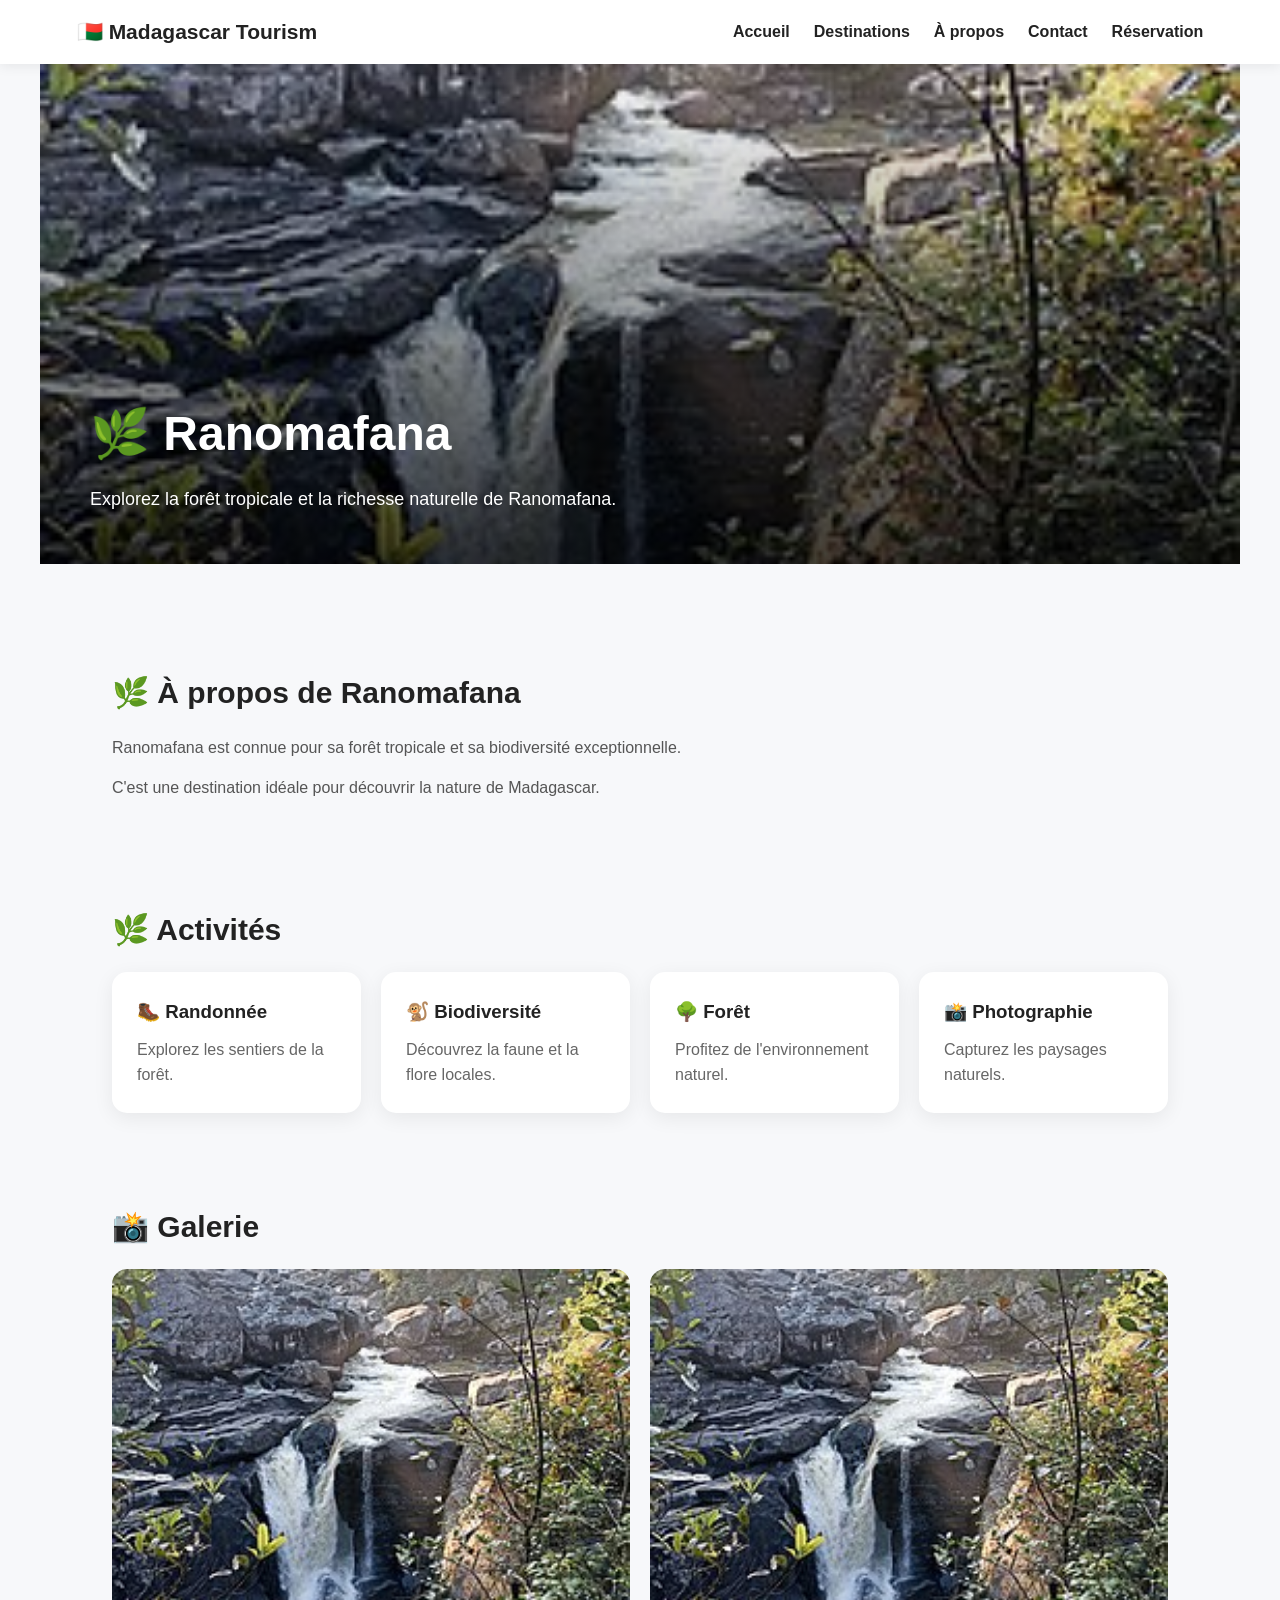
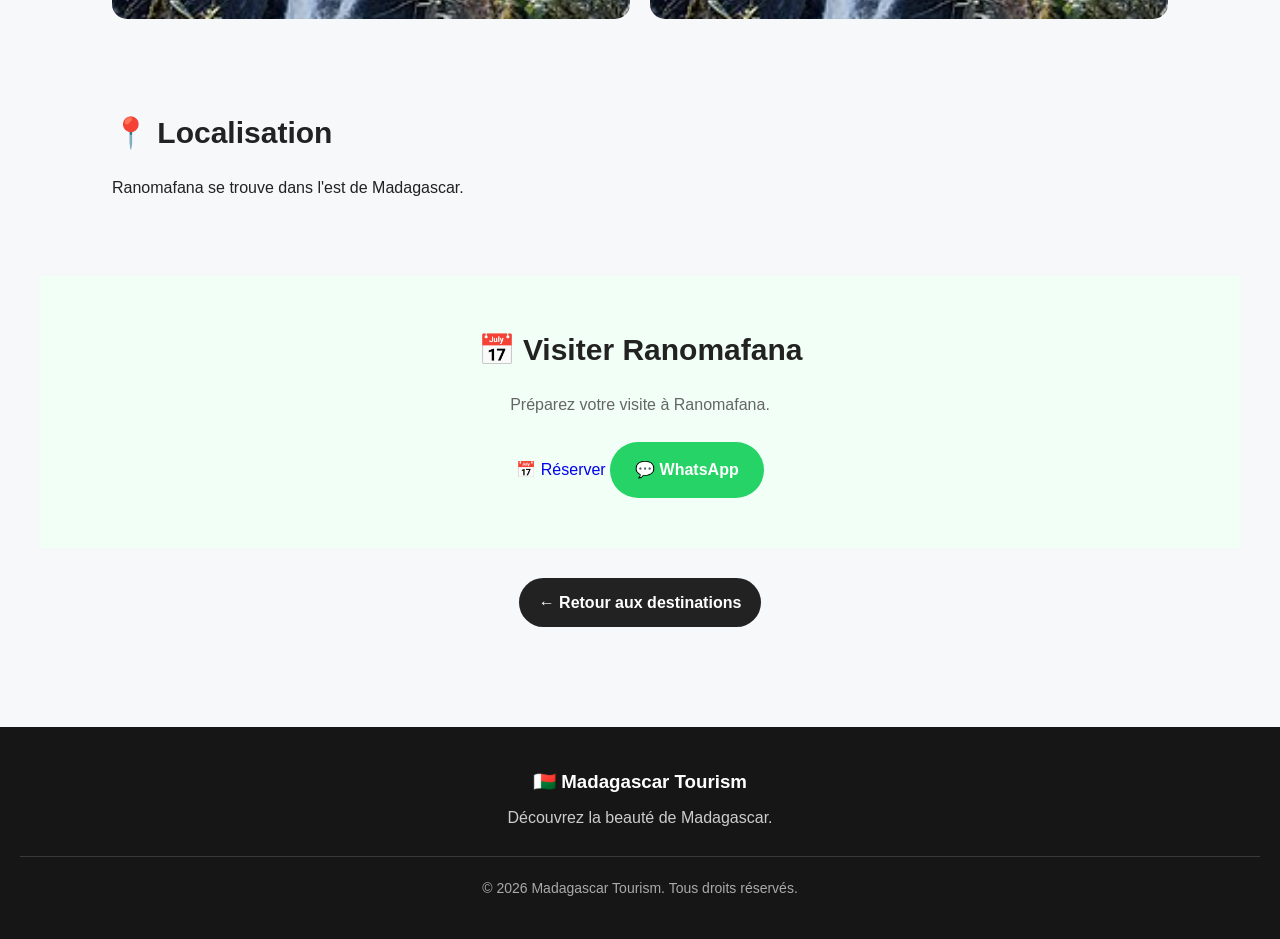
<file: ranomafana.html>
<!DOCTYPE html>
<html lang="fr">
<head>

<meta charset="UTF-8">
<meta name="viewport" content="width=device-width, initial-scale=1.0">

<meta name="description" content="Découvrez Ranomafana et sa forêt tropicale à Madagascar.">
<meta name="keywords" content="Ranomafana, Madagascar, forêt, nature, tourisme">

<title>Ranomafana | Madagascar Tourism</title>

<link rel="icon" href="favicon.svg" type="image/svg+xml">
<link rel="stylesheet" href="style.css">

</head>

<body>

<header>

<div class="logo">🇲🇬 Madagascar Tourism</div>

<button class="menu-btn" aria-label="Ouvrir le menu">☰</button>

<nav>

<a href="index.html">Accueil</a>
<a href="index.html#destinations">Destinations</a>
<a href="index.html#about">À propos</a>
<a href="index.html#contact">Contact</a>
<a href="reservation.html">Réservation</a>

</nav>

</header>

<main class="destination-page">

<section class="destination-hero">

<img src="images/Chute_d'eau_Ranomafana.jpg" alt="Ranomafana Madagascar">

<div class="destination-hero-text">

<h1>🌿 Ranomafana</h1>

<p>
Explorez la forêt tropicale et la richesse
naturelle de Ranomafana.
</p>

</div>

</section>

<section class="destination-info">

<h2>🌿 À propos de Ranomafana</h2>

<p>
Ranomafana est connue pour sa forêt tropicale
et sa biodiversité exceptionnelle.
</p>

<p>
C'est une destination idéale pour découvrir
la nature de Madagascar.
</p>

</section>

<section class="activities">

<h2>🌿 Activités</h2>

<div class="activity-grid">

<div class="activity-card">
<h3>🥾 Randonnée</h3>
<p>Explorez les sentiers de la forêt.</p>
</div>

<div class="activity-card">
<h3>🐒 Biodiversité</h3>
<p>Découvrez la faune et la flore locales.</p>
</div>

<div class="activity-card">
<h3>🌳 Forêt</h3>
<p>Profitez de l'environnement naturel.</p>
</div>

<div class="activity-card">
<h3>📸 Photographie</h3>
<p>Capturez les paysages naturels.</p>
</div>

</div>

</section>

<section class="gallery">

<h2>📸 Galerie</h2>

<div class="gallery-grid">

<img src="images/Chute_d'eau_Ranomafana.jpg" alt="Ranomafana">

<img src="images/Chute_d'eau_Ranomafana.jpg" alt="Forêt de Ranomafana">

</div>

</section>

<section class="location">

<h2>📍 Localisation</h2>

<p>
Ranomafana se trouve dans l'est de Madagascar.
</p>

</section>

<section class="destination-contact">

<h2>📅 Visiter Ranomafana</h2>

<p>Préparez votre visite à Ranomafana.</p>

<a
href="reservation.html?destination=Ranomafana"
class="destination-reserve">
📅 Réserver
</a>

<a
href="https://wa.me/261384147899?text=Bonjour%20Madagascar%20Tourism%2C%20je%20souhaite%20avoir%20des%20informations%20sur%20Ranomafana."
class="whatsapp-btn"
target="_blank">
💬 WhatsApp
</a>

</section>

<div class="back-button">
<a href="index.html#destinations">← Retour aux destinations</a>
</div>

</main>

<footer>

<div class="footer-content">
<h3>🇲🇬 Madagascar Tourism</h3>
<p>Découvrez la beauté de Madagascar.</p>
</div>

<div class="footer-bottom">
<p>© 2026 Madagascar Tourism. Tous droits réservés.</p>
</div>

</footer>

<script src="script.js"></script>

</body>
</html>
</file>
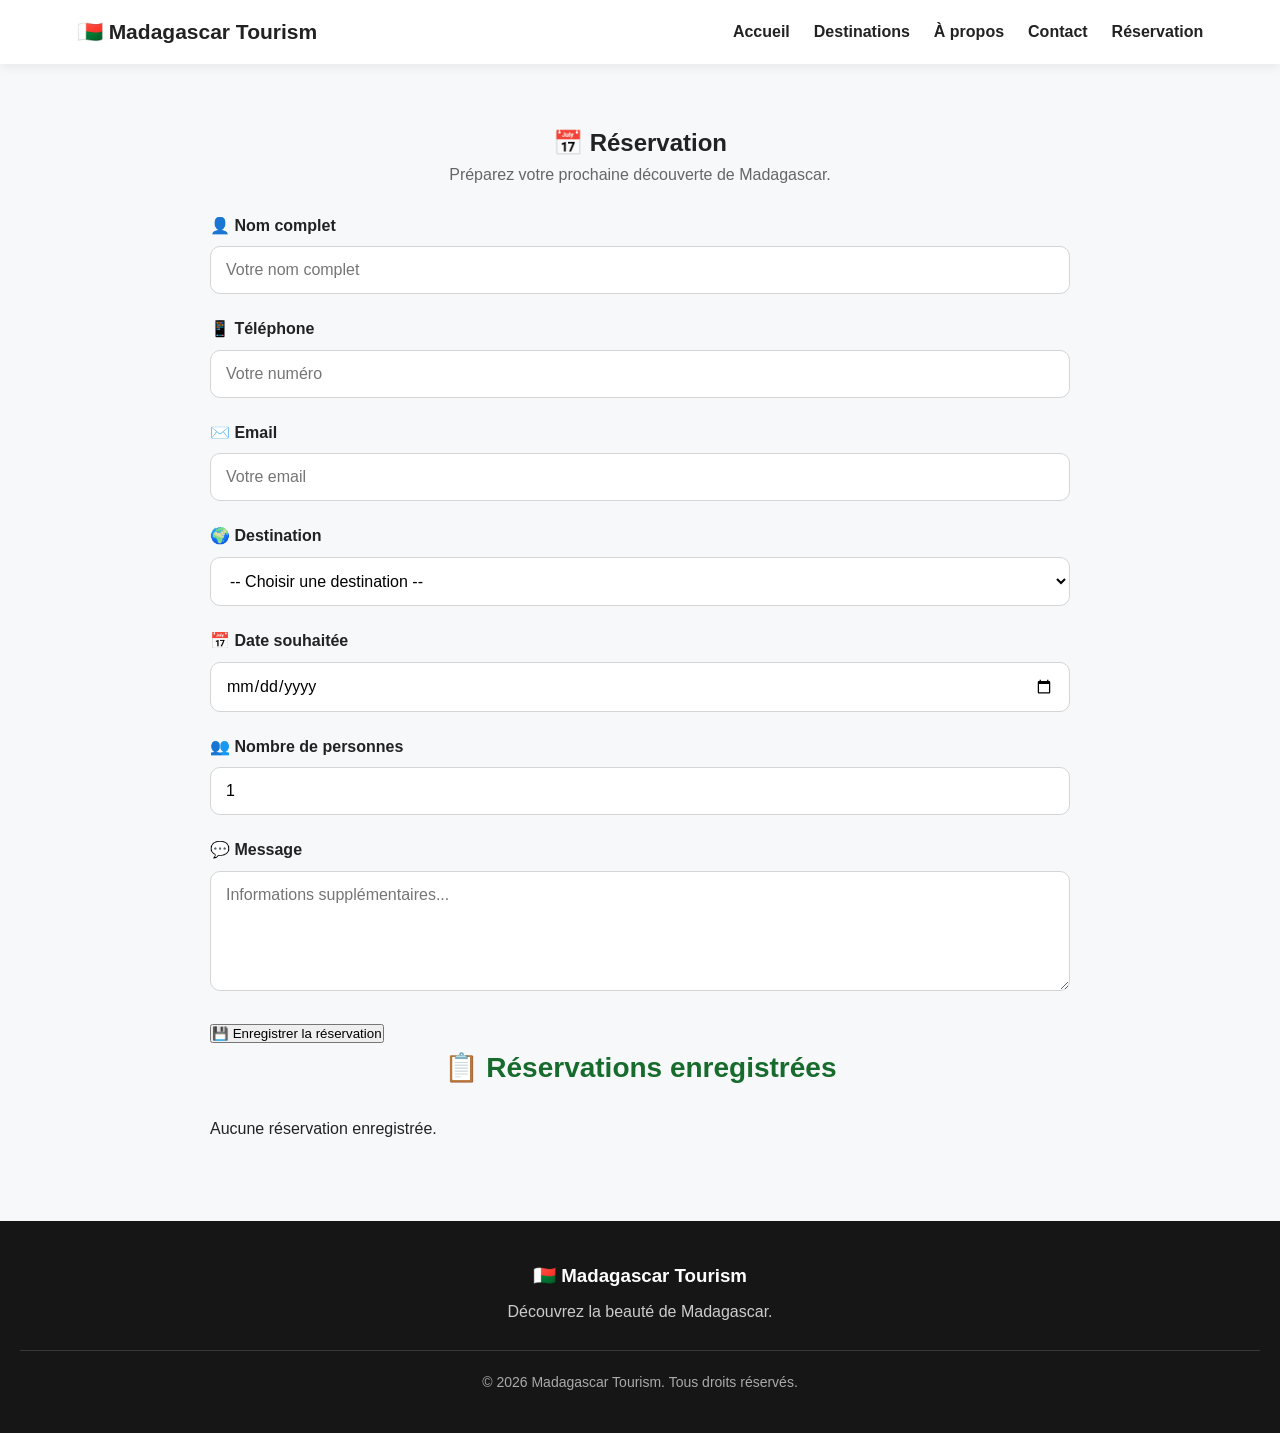
<file: reservation.html>
<!DOCTYPE html>
<html lang="fr">

<head>
  <meta charset="UTF-8">

  <meta name="viewport" content="width=device-width, initial-scale=1.0">

  <meta
    name="description"
    content="Réservation touristique à Madagascar."
  >

  <title>Réservation | Madagascar Tourism</title>

  <link rel="icon" href="favicon.svg" type="image/svg+xml">
  <link rel="stylesheet" href="style.css">
</head>

<body>

<header>

  <div class="logo">
    🇲🇬 Madagascar Tourism
  </div>

  <button
    class="menu-btn"
    aria-label="Ouvrir le menu"
  >
    ☰
  </button>

  <nav>

    <a href="index.html">
      Accueil
    </a>

    <a href="index.html#destinations">
      Destinations
    </a>

    <a href="index.html#about">
      À propos
    </a>

    <a href="index.html#contact">
      Contact
    </a>

    <a href="reservation.html">
      Réservation
    </a>

  </nav>

</header>


<main class="reservation-page">

<section class="reservation-container">

  <div class="section-title">

    <h1>
      📅 Réservation
    </h1>

    <p>
      Préparez votre prochaine découverte
      de Madagascar.
    </p>

  </div>


  <!-- FORMULAIRE -->

  <form id="reservationForm">


    <div class="form-group">

      <label for="name">
        👤 Nom complet
      </label>

      <input
        type="text"
        id="name"
        placeholder="Votre nom complet"
        required
      >

    </div>


    <div class="form-group">

      <label for="phone">
        📱 Téléphone
      </label>

      <input
        type="tel"
        id="phone"
        placeholder="Votre numéro"
        required
      >

    </div>


    <div class="form-group">

      <label for="email">
        ✉️ Email
      </label>

      <input
        type="email"
        id="email"
        placeholder="Votre email"
      >

    </div>


    <div class="form-group">

      <label for="destination">
        🌍 Destination
      </label>

      <select
        id="destination"
        required
      >

        <option value="">
          -- Choisir une destination --
        </option>

        <option value="Nosy Be">
          🏝️ Nosy Be
        </option>

        <option value="Nosy Tanikely">
          🌊 Nosy Tanikely
        </option>

        <option value="Isalo">
          🏜️ Isalo
        </option>

        <option value="Andringitra">
          ⛰️ Andringitra
        </option>

        <option value="Ranomafana">
          🌿 Ranomafana
        </option>

        <option value="Andasibe">
          🌳 Andasibe
        </option>

        <option value="Avenue des Baobabs">
          🌴 Avenue des Baobabs
        </option>

        <option value="Tsingy">
          🪨 Tsingy
        </option>

      </select>

    </div>


    <div class="form-group">

      <label for="date">
        📅 Date souhaitée
      </label>

      <input
        type="date"
        id="date"
        required
      >

    </div>


    <div class="form-group">

      <label for="people">
        👥 Nombre de personnes
      </label>

      <input
        type="number"
        id="people"
        min="1"
        max="50"
        value="1"
        required
      >

    </div>


    <div class="form-group">

      <label for="message">
        💬 Message
      </label>

      <textarea
        id="message"
        rows="5"
        placeholder="Informations supplémentaires..."
      ></textarea>

    </div>


    <button
      type="submit"
      class="destination-reserve"
    >
      💾 Enregistrer la réservation
    </button>

  </form>


  <!-- MESSAGE -->

  <div
    id="successMessage"
    style="display:none;"
  >

    <h2>
      ✅ Réservation enregistrée
    </h2>

    <p>
      Votre réservation a été enregistrée
      sur cet appareil.
    </p>

    <a
      id="whatsappLink"
      class="whatsapp-btn"
      target="_blank"
    >
      💬 Envoyer sur WhatsApp
    </a>

  </div>


</section>



<!-- LISTE -->

<section class="reservation-container">

  <div class="section-title">

    <h2>
      📋 Réservations enregistrées
    </h2>

  </div>


  <div id="reservationList">

  </div>


</section>

</main>


<footer>

  <div class="footer-content">

    <h3>
      🇲🇬 Madagascar Tourism
    </h3>

    <p>
      Découvrez la beauté de Madagascar.
    </p>

  </div>


  <div class="footer-bottom">

    <p>
      © 2026 Madagascar Tourism.
      Tous droits réservés.
    </p>

  </div>

</footer>



<script>

document.addEventListener(
  "DOMContentLoaded",
  function () {


    const form =
      document.getElementById(
        "reservationForm"
      );


    const destination =
      document.getElementById(
        "destination"
      );


    const reservationList =
      document.getElementById(
        "reservationList"
      );


    const successMessage =
      document.getElementById(
        "successMessage"
      );


    const whatsappLink =
      document.getElementById(
        "whatsappLink"
      );


    /* =========================
       DESTINATION AUTOMATIQUE
    ========================= */

    const params =
      new URLSearchParams(
        window.location.search
      );


    const destinationParam =
      params.get("destination");


    if (destinationParam) {

      for (
        let i = 0;
        i < destination.options.length;
        i++
      ) {

        if (
          destination.options[i]
            .value
            .toLowerCase() ===
          destinationParam
            .toLowerCase()
        ) {

          destination.value =
            destination.options[i].value;

          break;

        }

      }

    }



    /* =========================
       AFFICHER RESERVATIONS
    ========================= */

    function afficherReservations() {

      const reservations =
        JSON.parse(
          localStorage.getItem(
            "reservations"
          ) || "[]"
        );


      reservationList.innerHTML = "";


      if (
        reservations.length === 0
      ) {

        reservationList.innerHTML =
          "<p>Aucune réservation enregistrée.</p>";

        return;

      }


      reservations.forEach(
        function (reservation, index) {


          const card =
            document.createElement(
              "div"
            );


          card.className =
            "destination-card";


          card.style.padding =
            "20px";


          card.style.marginBottom =
            "15px";


          card.innerHTML = `

            <h3>
              🌍 ${reservation.destination}
            </h3>

            <p>
              👤 <strong>Nom :</strong>
              ${reservation.nom}
            </p>

            <p>
              📱 <strong>Téléphone :</strong>
              ${reservation.telephone}
            </p>

            <p>
              📅 <strong>Date :</strong>
              ${reservation.date}
            </p>

            <p>
              👥 <strong>Personnes :</strong>
              ${reservation.personnes}
            </p>

            ${
              reservation.email
              ? `<p>
                  ✉️ <strong>Email :</strong>
                  ${reservation.email}
                </p>`
              : ""
            }

            ${
              reservation.message
              ? `<p>
                  💬 <strong>Message :</strong>
                  ${reservation.message}
                </p>`
              : ""
            }

            <button
              onclick="supprimerReservation(${index})"
              style="
                margin-top:10px;
                padding:10px;
                border:0;
                border-radius:8px;
                cursor:pointer;
              "
            >
              🗑️ Supprimer
            </button>

          `;


          reservationList.appendChild(
            card
          );

        }
      );

    }



    /* =========================
       ENREGISTRER
    ========================= */

    form.addEventListener(
      "submit",
      function (event) {

        event.preventDefault();


        const nom =
          document.getElementById(
            "name"
          ).value.trim();


        const telephone =
          document.getElementById(
            "phone"
          ).value.trim();


        const email =
          document.getElementById(
            "email"
          ).value.trim();


        const selectedDestination =
          destination.value;


        const date =
          document.getElementById(
            "date"
          ).value;


        const personnes =
          document.getElementById(
            "people"
          ).value;


        const message =
          document.getElementById(
            "message"
          ).value.trim();



        const nouvelleReservation = {

          nom: nom,

          telephone: telephone,

          email: email,

          destination:
            selectedDestination,

          date: date,

          personnes: personnes,

          message: message,

          dateCreation:
            new Date().toISOString()

        };


        const reservations =
          JSON.parse(
            localStorage.getItem(
              "reservations"
            ) || "[]"
          );


        reservations.push(
          nouvelleReservation
        );


        localStorage.setItem(
          "reservations",
          JSON.stringify(
            reservations
          )
        );



        /* =====================
           WHATSAPP
        ===================== */

        const whatsappNumber =
          "261384147899";


        let text =
          "Bonjour Madagascar Tourism !%0A%0A";

        text +=
          "📅 DEMANDE DE RÉSERVATION%0A%0A";

        text +=
          "👤 Nom : " +
          encodeURIComponent(nom) +
          "%0A";

        text +=
          "📱 Téléphone : " +
          encodeURIComponent(telephone) +
          "%0A";

        text +=
          "🌍 Destination : " +
          encodeURIComponent(
            selectedDestination
          ) +
          "%0A";

        text +=
          "📅 Date : " +
          encodeURIComponent(date) +
          "%0A";

        text +=
          "👥 Personnes : " +
          encodeURIComponent(personnes) +
          "%0A";


        if (email) {

          text +=
            "✉️ Email : " +
            encodeURIComponent(email) +
            "%0A";

        }


        if (message) {

          text +=
            "💬 Message : " +
            encodeURIComponent(message) +
            "%0A";

        }


        text +=
          "%0AMerci.";


        whatsappLink.href =
          "https://wa.me/" +
          whatsappNumber +
          "?text=" +
          text;


        successMessage.style.display =
          "block";


        form.reset();


        afficherReservations();


        successMessage.scrollIntoView({
          behavior: "smooth"
        });

      }
    );


    afficherReservations();

  }
);



/* =========================
   SUPPRIMER
========================= */

function supprimerReservation(index) {

  const reservations =
    JSON.parse(
      localStorage.getItem(
        "reservations"
      ) || "[]"
    );


  reservations.splice(
    index,
    1
  );


  localStorage.setItem(
    "reservations",
    JSON.stringify(
      reservations
    )
  );


  location.reload();

}

</script>


<script src="script.js"></script>

</body>

</html>
</file>
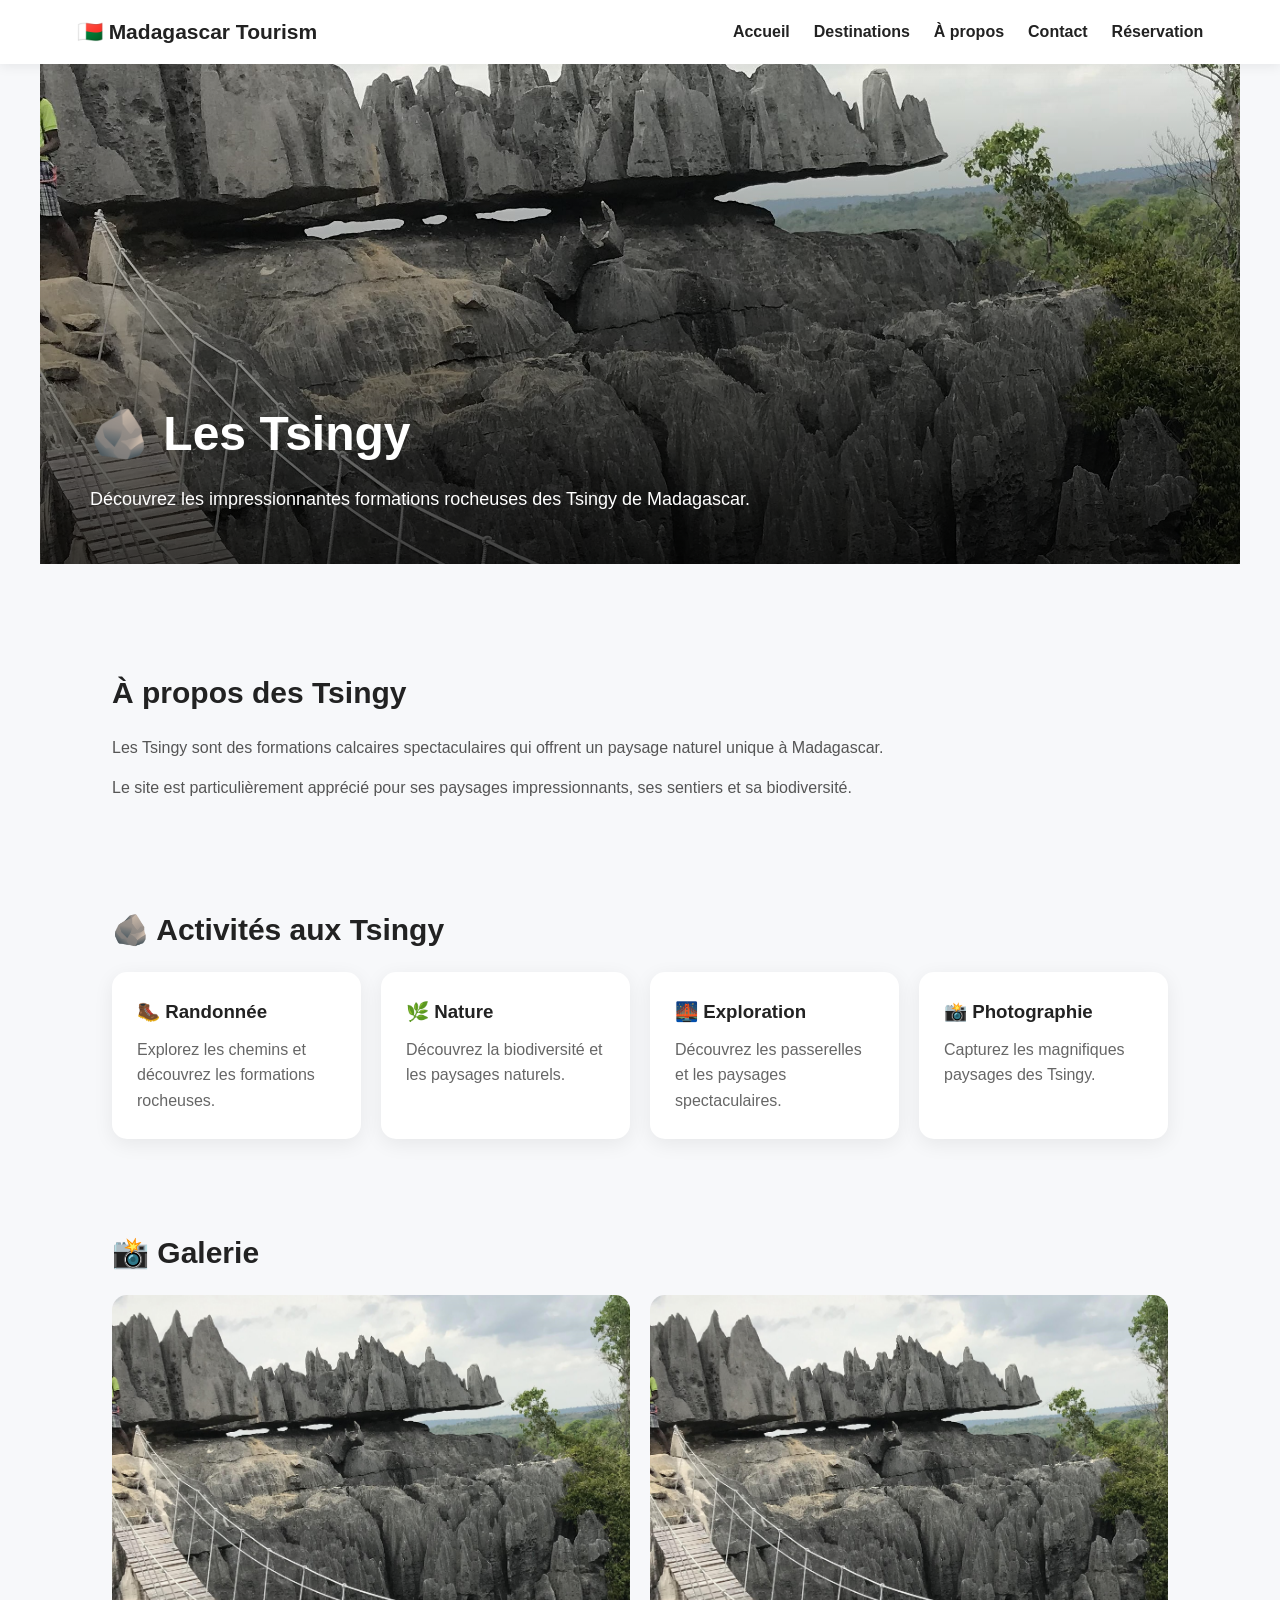
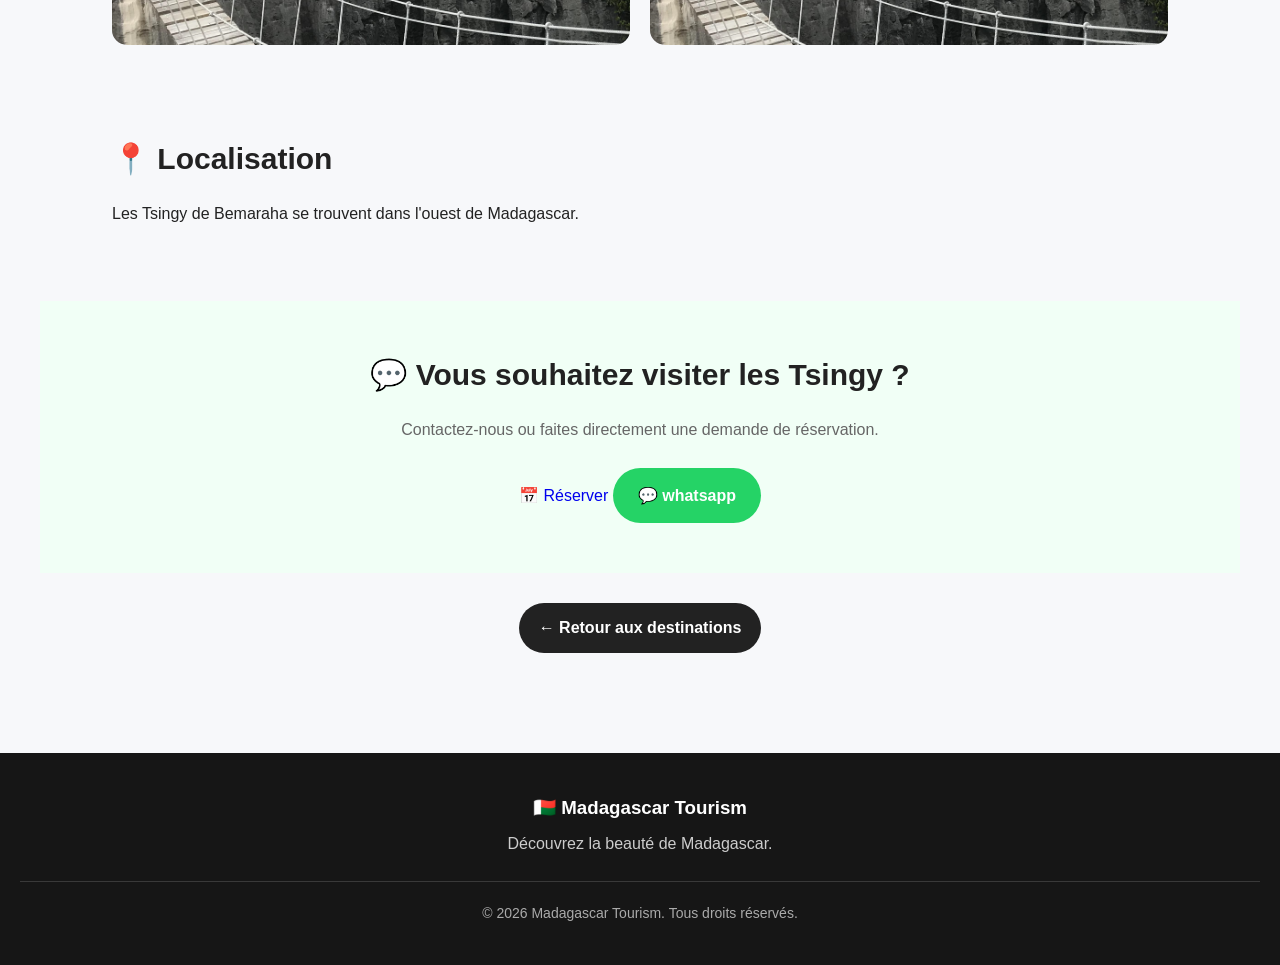
<file: tsingy.html>
<!DOCTYPE html>
<html lang="fr">

<head>

  <meta charset="UTF-8">

  <meta
    name="viewport"
    content="width=device-width, initial-scale=1.0"
  >

  <meta
    name="description"
    content="Découvrez les Tsingy de Madagascar."
  >

  <title>Tsingy - Madagascar Tourism</title>

  <link rel="stylesheet" href="style.css">

</head>


<body>


<header>

  <div class="logo">
    🇲🇬 Madagascar Tourism
  </div>


  <button
    class="menu-btn"
    aria-label="Ouvrir le menu"
  >
    ☰
  </button>


  <nav>

    <a href="index.html">
      Accueil
    </a>

    <a href="index.html#destinations">
      Destinations
    </a>

    <a href="index.html#about">
      À propos
    </a>

    <a href="index.html#contact">
      Contact
    </a>

    <a href="reservation.html">
      Réservation
    </a>

  </nav>

</header>



<main class="destination-page">


  <!-- HERO -->

  <section class="destination-hero">

    <img
      src="images/tsingyy.jpg"
      alt="Tsingy Madagascar"
    >


    <div class="destination-hero-text">

      <h1>
        🪨 Les Tsingy
      </h1>


      <p>
        Découvrez les impressionnantes
        formations rocheuses des Tsingy
        de Madagascar.
      </p>

    </div>

  </section>



  <!-- DESCRIPTION -->

  <section class="destination-info">

    <h2>
      À propos des Tsingy
    </h2>


    <p>
      Les Tsingy sont des formations
      calcaires spectaculaires qui offrent
      un paysage naturel unique à Madagascar.
    </p>


    <p>
      Le site est particulièrement apprécié
      pour ses paysages impressionnants,
      ses sentiers et sa biodiversité.
    </p>

  </section>



  <!-- ACTIVITÉS -->

  <section class="activities">

    <h2>
      🪨 Activités aux Tsingy
    </h2>


    <div class="activity-grid">


      <div class="activity-card">

        <h3>
          🥾 Randonnée
        </h3>

        <p>
          Explorez les chemins et découvrez
          les formations rocheuses.
        </p>

      </div>



      <div class="activity-card">

        <h3>
          🌿 Nature
        </h3>

        <p>
          Découvrez la biodiversité et
          les paysages naturels.
        </p>

      </div>



      <div class="activity-card">

        <h3>
          🌉 Exploration
        </h3>

        <p>
          Découvrez les passerelles et
          les paysages spectaculaires.
        </p>

      </div>



      <div class="activity-card">

        <h3>
          📸 Photographie
        </h3>

        <p>
          Capturez les magnifiques
          paysages des Tsingy.
        </p>

      </div>


    </div>

  </section>



  <!-- GALERIE -->

  <section class="gallery">

    <h2>
      📸 Galerie
    </h2>


    <div class="gallery-grid">


      <img
        src="images/tsingyy.jpg"
        alt="Tsingy de Madagascar"
      >


      <img
        src="images/tsingyy.jpg"
        alt="Paysage des Tsingy"
      >


    </div>

  </section>



  <!-- LOCALISATION -->

  <section class="location">

    <h2>
      📍 Localisation
    </h2>


    <p>
      Les Tsingy de Bemaraha se trouvent
      dans l'ouest de Madagascar.
    </p>

  </section>



  <!-- CONTACT / RÉSERVATION -->

  <section class="destination-contact">


    <h2>
      💬 Vous souhaitez visiter les Tsingy ?
    </h2>


    <p>
      Contactez-nous ou faites directement
      une demande de réservation.
    </p>





    <a
      href="reservation.html"
      class="destination-reserve"
      data-destination="Tsingy"
    >
      📅 Réserver
    </a>
        <a
      href="#"
      class="whatsapp-btn destination-whatsapp"
      data-destination="Tsingy"
    >
      💬 whatsapp
    </a>


  </section>



  <!-- RETOUR -->

  <div class="back-button">

    <a href="index.html#destinations">
      ← Retour aux destinations
    </a>

  </div>


</main>



<!-- FOOTER -->

<footer>


  <div class="footer-content">

    <h3>
      🇲🇬 Madagascar Tourism
    </h3>


    <p>
      Découvrez la beauté de Madagascar.
    </p>

  </div>


  <div class="footer-bottom">

    <p>
      © 2026 Madagascar Tourism.
      Tous droits réservés.
    </p>

  </div>


</footer>



<script src="script.js"></script>


</body>

</html>
</file>
<file: style.css>
/* =========================================
   MADAGASCAR TOURISM
   STYLE.CSS
========================================= */


/* =========================================
   RESET
========================================= */

* {
  margin: 0;
  padding: 0;
  box-sizing: border-box;
}

html {
  scroll-behavior: smooth;
}

body {
  font-family: Arial, Helvetica, sans-serif;
  background: #f7f8fa;
  color: #222;
  line-height: 1.6;
}

img {
  max-width: 100%;
  display: block;
}

a {
  text-decoration: none;
}


/* =========================================
   HEADER
========================================= */

header {
  position: sticky;
  top: 0;
  z-index: 1000;

  display: flex;
  align-items: center;
  justify-content: space-between;

  padding: 15px 6%;

  background: #ffffff;

  box-shadow: 0 2px 12px rgba(0, 0, 0, 0.08);
}

.logo {
  font-size: 21px;
  font-weight: 700;
  white-space: nowrap;
}

nav {
  display: flex;
  align-items: center;
  gap: 24px;
}

nav a {
  color: #222;
  font-weight: 600;
  transition: 0.3s;
}

nav a:hover {
  color: #25a85a;
}

.menu-btn {
  display: none;

  border: none;
  background: transparent;

  font-size: 28px;
  cursor: pointer;
}


/* =========================================
   HERO
========================================= */

.hero {
  min-height: 78vh;

  display: flex;
  align-items: center;
  justify-content: center;

  text-align: center;

  padding: 80px 20px;

  background:
    linear-gradient(
      rgba(0, 0, 0, 0.48),
      rgba(0, 0, 0, 0.48)
    ),
    url("images/Nosy_Be.jpg");

  background-size: cover;
  background-position: center;

  color: #fff;
}

.hero-content {
  max-width: 850px;
}

.hero-badge {
  display: inline-block;

  margin-bottom: 20px;
  padding: 8px 17px;

  border-radius: 30px;

  background: rgba(255, 255, 255, 0.18);

  font-weight: bold;

  backdrop-filter: blur(5px);
}

.hero h1 {
  font-size: clamp(42px, 7vw, 74px);

  line-height: 1.05;

  margin-bottom: 25px;
}

.hero p {
  max-width: 720px;

  margin: 0 auto 32px;

  font-size: 19px;
  line-height: 1.7;
}

.hero-buttons {
  display: flex;
  justify-content: center;
  align-items: center;

  gap: 15px;

  flex-wrap: wrap;
}

.hero-btn {
  display: inline-block;

  padding: 15px 25px;

  border-radius: 30px;

  font-weight: bold;

  transition: 0.3s;
}

.hero-btn:hover {
  transform: translateY(-3px);
}

.hero-btn.primary {
  background: #25D366;
  color: #fff;
}

.hero-btn.secondary {
  background: #fff;
  color: #222;
}


/* =========================================
   SECTION TITLE
========================================= */

.section-title {
  max-width: 750px;

  margin: 0 auto 45px;

  text-align: center;
}

.section-title span {
  display: inline-block;

  margin-bottom: 10px;

  font-weight: bold;

  color: #25a85a;
}

.section-title h2 {
  font-size: 38px;

  margin-bottom: 12px;
}

.section-title p {
  color: #666;
}


/* =========================================
   DESTINATIONS
========================================= */

.destinations {
  padding: 80px 6%;
  background: #fff;
}

.destination-grid {
  max-width: 1200px;

  margin: auto;

  display: grid;

  grid-template-columns:
    repeat(4, 1fr);

  gap: 25px;
}

.destination-card {
  overflow: hidden;

  background: #fff;

  border-radius: 16px;

  box-shadow:
    0 6px 25px rgba(0, 0, 0, 0.08);

  transition: 0.3s;
}

.destination-card:hover {
  transform: translateY(-7px);

  box-shadow:
    0 12px 30px rgba(0, 0, 0, 0.14);
}

.destination-card img {
  width: 100%;
  height: 220px;

  object-fit: cover;
}

.destination-card-content {
  padding: 20px;
}

.destination-card h3 {
  font-size: 21px;

  margin-bottom: 10px;
}

.destination-card p {
  color: #666;

  margin-bottom: 17px;
}

.destination-link {
  display: inline-block;

  color: #159447;

  font-weight: bold;
}

.destination-link:hover {
  text-decoration: underline;
}


/* =========================================
   ABOUT
========================================= */

.about {
  padding: 80px 6%;

  background: #f7f8fa;
}

.about-grid {
  max-width: 1100px;

  margin: auto;

  display: grid;

  grid-template-columns:
    repeat(3, 1fr);

  gap: 25px;
}

.about-card {
  padding: 30px;

  text-align: center;

  background: #fff;

  border-radius: 16px;

  box-shadow:
    0 5px 20px rgba(0, 0, 0, 0.07);
}

.about-icon {
  font-size: 42px;

  margin-bottom: 15px;
}

.about-card h3 {
  margin-bottom: 10px;
}

.about-card p {
  color: #666;
}


/* =========================================
   CTA
========================================= */

.cta {
  padding: 90px 20px;

  text-align: center;

  color: #fff;

  background:
    linear-gradient(
      rgba(0, 0, 0, 0.55),
      rgba(0, 0, 0, 0.55)
    ),
    url("images/baobabss.jpg");

  background-size: cover;
  background-position: center;
}

.cta-content {
  max-width: 750px;
  margin: auto;
}

.cta h2 {
  font-size: 40px;
  margin-bottom: 15px;
}

.cta p {
  margin-bottom: 28px;
  font-size: 18px;
}


/* =========================================
   CONTACT
========================================= */

.contact {
  padding: 80px 6%;
  background: #fff;
}

.contact-actions {
  display: flex;

  justify-content: center;

  gap: 15px;

  flex-wrap: wrap;
}

.contact-btn {
  display: inline-block;

  padding: 14px 25px;

  border-radius: 30px;

  background: #222;

  color: #fff;

  font-weight: bold;
}

.contact-btn.whatsapp-btn {
  background: #25D366;
}

.contact-btn:hover {
  transform: translateY(-2px);
}


/* =========================================
   DESTINATION PAGES
========================================= */

.destination-page {
  max-width: 1200px;

  margin: auto;

  padding-bottom: 70px;
}

.destination-hero {
  position: relative;

  min-height: 500px;

  overflow: hidden;

  display: flex;

  align-items: flex-end;

  margin-bottom: 60px;
}

.destination-hero img {
  position: absolute;

  width: 100%;
  height: 100%;

  object-fit: cover;

  inset: 0;
}

.destination-hero::after {
  content: "";

  position: absolute;

  inset: 0;

  background:
    linear-gradient(
      transparent,
      rgba(0, 0, 0, 0.75)
    );
}

.destination-hero-text {
  position: relative;

  z-index: 2;

  width: 100%;

  padding: 50px;

  color: #fff;
}

.destination-hero-text h1 {
  font-size: 48px;

  margin-bottom: 12px;
}

.destination-hero-text p {
  max-width: 700px;

  font-size: 18px;
}


/* =========================================
   DESTINATION INFO
========================================= */

.destination-info,
.activities,
.gallery,
.location,
.destination-contact {
  padding: 45px 6%;
}

.destination-info h2,
.activities h2,
.gallery h2,
.location h2,
.destination-contact h2 {
  font-size: 30px;

  margin-bottom: 18px;
}

.destination-info p {
  max-width: 850px;

  margin-bottom: 15px;

  color: #555;
}


/* =========================================
   ACTIVITIES
========================================= */

.activity-grid {
  display: grid;

  grid-template-columns:
    repeat(4, 1fr);

  gap: 20px;
}

.activity-card {
  padding: 25px;

  background: #fff;

  border-radius: 15px;

  box-shadow:
    0 5px 20px rgba(0, 0, 0, 0.07);
}

.activity-card h3 {
  margin-bottom: 10px;
}

.activity-card p {
  color: #666;
}


/* =========================================
   GALLERY
========================================= */

.gallery-grid {
  display: grid;

  grid-template-columns:
    repeat(2, 1fr);

  gap: 20px;
}

.gallery-grid img {
  width: 100%;

  height: 350px;

  object-fit: cover;

  border-radius: 15px;
}


/* =========================================
   WHATSAPP
========================================= */

.destination-contact {
  text-align: center;

  margin-top: 30px;

  padding-top: 50px;
  padding-bottom: 50px;

  background: #f1fff6;
}

.destination-contact p {
  margin-bottom: 25px;

  color: #666;
}

.whatsapp-btn {
  display: inline-block;

  padding: 15px 25px;

  border-radius: 30px;

  background: #25D366;

  color: #fff;

  font-weight: bold;

  transition: 0.3s;
}

.whatsapp-btn:hover {
  transform: translateY(-3px);
}


/* =========================================
   BACK BUTTON
========================================= */

.back-button {
  text-align: center;

  padding: 30px;
}

.back-button a {
  display: inline-block;

  padding: 12px 20px;

  border-radius: 25px;

  background: #222;

  color: #fff;

  font-weight: bold;
}


/* =========================================
   RESERVATION
========================================= */

.reservation-page {
  max-width: 900px;

  margin: auto;

  padding: 60px 20px 80px;
}

.reservation-header {
  text-align: center;

  margin-bottom: 35px;
}

.reservation-header h1 {
  font-size: 40px;

  margin-bottom: 10px;
}

.reservation-header p {
  color: #666;
}

.reservation-card {
  max-width: 700px;

  margin: auto;

  padding: 35px;

  background: #fff;

  border-radius: 18px;

  box-shadow:
    0 8px 30px rgba(0, 0, 0, 0.10);
}

.form-group {
  margin-bottom: 22px;
}

.form-group label {
  display: block;

  margin-bottom: 8px;

  font-weight: 600;
}

.form-group input,
.form-group select,
.form-group textarea {
  width: 100%;

  box-sizing: border-box;

  padding: 14px 15px;

  border: 1px solid #d5d5d5;

  border-radius: 10px;

  font-size: 16px;

  font-family: inherit;

  background: #fff;

  outline: none;

  transition: 0.2s;
}

.form-group input:focus,
.form-group select:focus,
.form-group textarea:focus {
  border-color: #25D366;

  box-shadow:
    0 0 0 3px
    rgba(37, 211, 102, 0.12);
}

.form-group textarea {
  resize: vertical;

  min-height: 120px;
}

.reservation-btn {
  width: 100%;

  padding: 16px;

  border: none;

  border-radius: 12px;

  background: #25D366;

  color: #fff;

  font-size: 17px;

  font-weight: bold;

  cursor: pointer;

  transition: 0.3s;
}

.reservation-btn:hover {
  transform: translateY(-2px);
}


/* =========================================
   FOOTER
========================================= */

footer {
  padding: 40px 20px;

  text-align: center;

  background: #161616;

  color: #fff;
}

.footer-content h3 {
  margin-bottom: 8px;
}

.footer-content p {
  color: #ccc;
}

.footer-bottom {
  margin-top: 25px;

  padding-top: 20px;

  border-top:
    1px solid rgba(255, 255, 255, 0.15);
}

.footer-bottom p {
  color: #aaa;

  font-size: 14px;
}


/* =========================================
   TABLET
========================================= */

@media (max-width: 1000px) {

  .destination-grid {
    grid-template-columns:
      repeat(2, 1fr);
  }

  .activity-grid {
    grid-template-columns:
      repeat(2, 1fr);
  }

  .about-grid {
    grid-template-columns:
      repeat(2, 1fr);
  }

}


/* =========================================
   MOBILE
========================================= */

@media (max-width: 700px) {

  header {
    padding: 13px 18px;
  }

  .logo {
    font-size: 18px;
  }

  .menu-btn {
    display: block;
  }

  nav {
    position: absolute;

    top: 100%;

    left: 0;
    right: 0;

    display: none;

    flex-direction: column;

    gap: 0;

    background: #fff;

    box-shadow:
      0 8px 20px rgba(0, 0, 0, 0.10);
  }

  nav.active {
    display: flex;
  }

  nav a {
    width: 100%;

    padding: 15px 20px;

    border-bottom:
      1px solid #eee;
  }


  /* HERO */

  .hero {
    min-height: 70vh;

    padding: 55px 18px;
  }

  .hero h1 {
    font-size: 42px;
  }

  .hero p {
    font-size: 16px;
  }

  .hero-buttons {
    flex-direction: column;
  }

  .hero-btn {
    width: 100%;

    text-align: center;

    padding: 14px 20px;
  }


  /* SECTIONS */

  .destinations,
  .about,
  .contact {
    padding: 60px 18px;
  }

  .section-title h2 {
    font-size: 30px;
  }


  /* DESTINATIONS */

  .destination-grid {
    grid-template-columns: 1fr;

    gap: 20px;
  }

  .destination-card img {
    height: 230px;
  }


  /* ABOUT */

  .about-grid {
    grid-template-columns: 1fr;
  }


  /* CTA */

  .cta {
    padding: 70px 20px;
  }

  .cta h2 {
    font-size: 30px;
  }


  /* DESTINATION PAGE */

  .destination-page {
    width: 100%;
  }

  .destination-hero {
    min-height: 420px;

    margin-bottom: 20px;
  }

  .destination-hero-text {
    padding: 30px 20px;
  }

  .destination-hero-text h1 {
    font-size: 36px;
  }

  .destination-info,
  .activities,
  .gallery,
  .location,
  .destination-contact {
    padding: 35px 18px;
  }

  .activity-grid {
    grid-template-columns: 1fr;
  }

  .gallery-grid {
    grid-template-columns: 1fr;
  }

  .gallery-grid img {
    height: 260px;
  }


  /* RESERVATION */

  .reservation-page {
    padding: 40px 15px 60px;
  }

  .reservation-header h1 {
    font-size: 32px;
  }

  .reservation-card {
    padding: 22px 18px;

    border-radius: 14px;
  }

  .form-group input,
  .form-group select,
  .form-group textarea {
    font-size: 16px;

    padding: 13px;
  }

  .reservation-btn {
    font-size: 16px;

    padding: 15px;
  }

}


/* =========================================
   VERY SMALL PHONES
========================================= */

@media (max-width: 400px) {

  .logo {
    font-size: 16px;
  }

  .hero h1 {
    font-size: 35px;
  }

  .destination-hero-text h1 {
    font-size: 30px;
  }

  .destination-card img {
    height: 200px;
  }

}
/* =========================================
   INDEX.HTML - AJOUT
========================================= */

.home-hero {
  min-height: 430px;
  padding: 70px 20px;

  display: flex;
  align-items: center;
  justify-content: center;

  text-align: center;

  background:
    linear-gradient(
      rgba(0,0,0,.45),
      rgba(0,0,0,.55)
    ),
    url("images/baobabss.jpg") center/cover no-repeat;

  color: white;
}

.hero-content {
  max-width: 750px;
}

.hero-content h1 {
  font-size: 36px;
  margin-bottom: 15px;
}

.hero-content p {
  font-size: 17px;
  margin-bottom: 25px;
}

.hero-btn {
  display: inline-block;

  padding: 13px 20px;

  background: #176b2c;
  color: white;

  border-radius: 9px;

  text-decoration: none;
  font-weight: bold;
}


/* DESTINATIONS */

.destinations {
  width: 92%;
  max-width: 1150px;

  margin: 35px auto;
}

.section-title {
  text-align: center;
  margin-bottom: 25px;
}

.section-title h2 {
  color: #176b2c;
  font-size: 28px;
  margin-bottom: 8px;
}

.section-title p {
  color: #666;
}


/* GRID */

.destination-grid {
  display: grid;

  grid-template-columns: 1fr;

  gap: 20px;
}


/* CARTE */

.destination-card {
  overflow: hidden;

  background: white;

  border-radius: 14px;

  box-shadow:
    0 3px 12px rgba(0,0,0,.08);
}

.destination-card > img {
  width: 100%;
  height: 220px;

  object-fit: cover;

  display: block;
}

.destination-card-content {
  padding: 20px;
}

.destination-card-content h3 {
  color: #176b2c;
  margin-bottom: 8px;
  font-size: 21px;
}

.destination-card-content p {
  color: #555;
  margin-bottom: 15px;
}


/* ABOUT */

.about {
  width: 92%;
  max-width: 1100px;

  margin: 35px auto;

  padding: 30px 22px;

  background: white;

  border-radius: 14px;

  box-shadow:
    0 3px 12px rgba(0,0,0,.06);
}

.about-content h2 {
  color: #176b2c;
  margin-bottom: 15px;
}

.about-content p {
  color: #555;
  margin-bottom: 12px;
}


/* CONTACT */

.contact {
  width: 92%;
  max-width: 1100px;

  margin: 35px auto;

  padding: 30px 22px;

  background: white;

  border-radius: 14px;

  text-align: center;

  box-shadow:
    0 3px 12px rgba(0,0,0,.06);
}

.contact-content h2 {
  color: #176b2c;
  margin-bottom: 12px;
}

.contact-content p {
  color: #555;
  margin-bottom: 8px;
}

.contact-content .whatsapp-btn {
  margin-top: 15px;
}


/* TABLET */

@media (min-width: 600px) {

  .home-hero {
    min-height: 500px;
  }

  .hero-content h1 {
    font-size: 44px;
  }

  .destination-grid {
    grid-template-columns: repeat(2, 1fr);
  }

}


/* DESKTOP */

@media (min-width: 900px) {

  .home-hero {
    min-height: 560px;
  }

  .hero-content h1 {
    font-size: 52px;
  }

  .hero-content p {
    font-size: 19px;
  }

  .destination-grid {
    grid-template-columns: repeat(4, 1fr);
  }

  .destination-card > img {
    height: 200px;
  }

}
</file>
